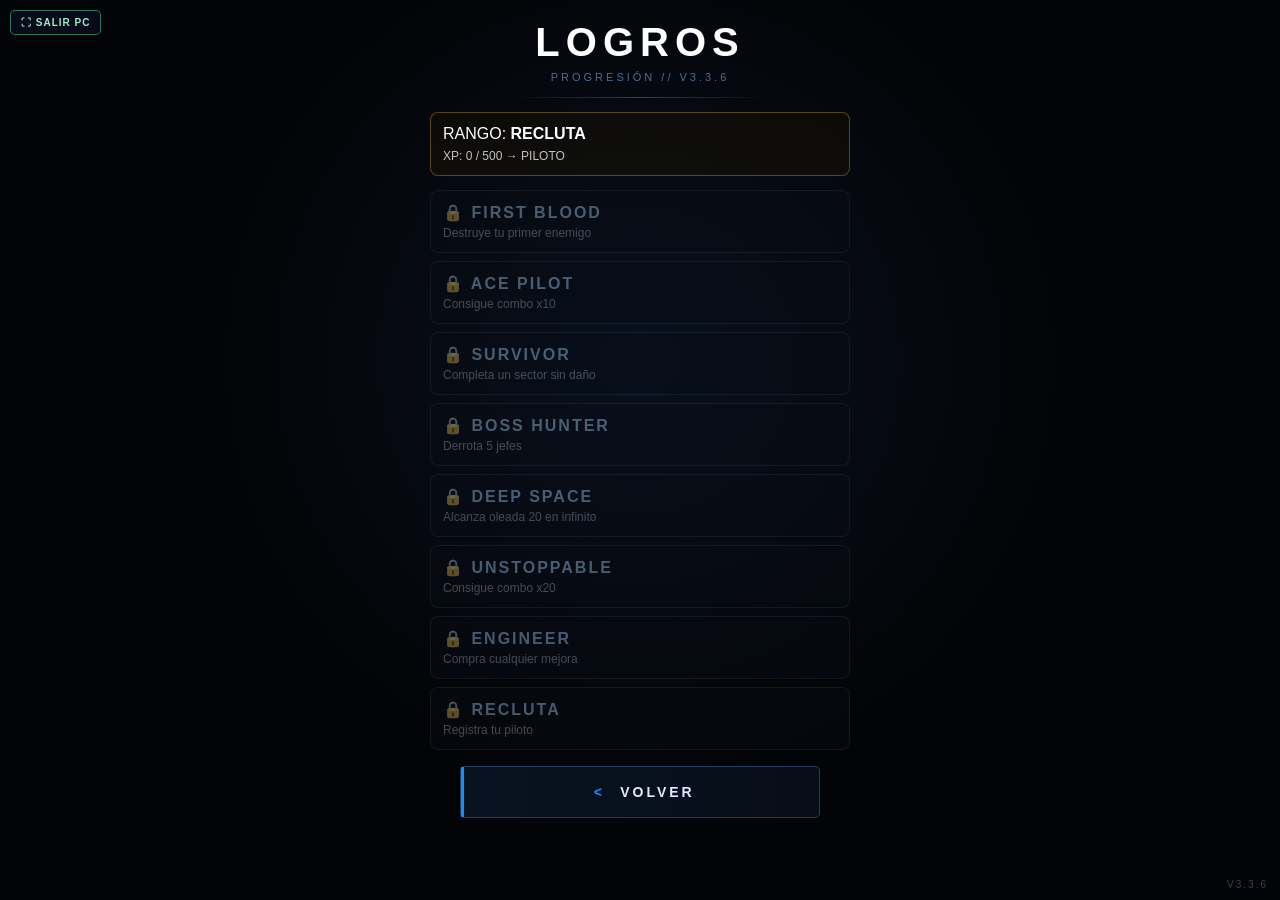
<file: html/achievements.html>
<!DOCTYPE html>
<html lang="es">
<head>
<meta charset="UTF-8">
<meta name="viewport" content="width=device-width, initial-scale=1.0, maximum-scale=1.0, user-scalable=no">
<title>SPACE STRIKE — LOGROS</title>
<link rel="stylesheet" href="../css/theme.css">
    <link rel="stylesheet" href="../css/leaderboard.css">
<style>
.ach-list{width:min(420px,94vw)}
.ach-item{padding:12px;margin-bottom:8px;border:1px solid rgba(90,170,255,.22);border-radius:8px;background:rgba(8,16,28,.85)}
.ach-item.locked{opacity:.45;filter:grayscale(.4)}
.ach-name{font-weight:800;letter-spacing:2px;color:#7ec8ff}
.ach-desc{font-size:12px;color:rgba(180,205,240,.75);margin-top:4px}
.rank-box{width:min(420px,94vw);margin-bottom:14px;padding:12px;border:1px solid rgba(255,200,80,.3);border-radius:8px;background:rgba(30,20,0,.35)}
</style>
</head>
<body>
<div id="space"></div>
<main class="lb">
<header class="page-header">
<div class="page-title">LOGROS</div>
<div class="page-subtitle">PROGRESIÓN // V3.3.6</div>
</header>
<div class="separator"></div>
<section id="rankBox" class="rank-box"></section>
<section id="achList" class="ach-list"></section>
<section class="actions">
<button id="backButton" class="menu-button" type="button"><span class="button-icon">&lt;</span> VOLVER</button>
</section>
<div class="version">V3.3.6</div>
</main>
<div id="transition"></div>
<script src="../javascript/achievements.js"></script>
<script src="../javascript/rank.js"></script>
<script>
document.getElementById("backButton").onclick=function(){
  var t=document.getElementById("transition");t.classList.add("active");
  setTimeout(function(){location.href="../index.html"},400);
};
(function(){
  var space=document.getElementById("space");
  for(var i=0;i<60;i++){var s=document.createElement("div");s.className="star";
  s.style.cssText="position:absolute;background:#fff;border-radius:50%;width:"+(Math.random()*2+0.4)+"px;height:"+s.style.width+";left:"+Math.random()*100+"%;top:"+Math.random()*100+"%;";space.appendChild(s);}
  var info=window.SpaceStrikeRank?window.SpaceStrikeRank.info():null;
  var rb=document.getElementById("rankBox");
  if(info){rb.innerHTML="<div>RANGO: <strong>"+info.rank.name+"</strong></div><div style='margin-top:6px;font-size:12px;opacity:.75'>XP: "+info.xp+(info.next?" / "+info.next.xp+" → "+info.next.name:" (máx)")+"</div>";}
  var list=window.SpaceStrikeAchievements.list();
  var el=document.getElementById("achList");
  el.innerHTML=list.map(function(a){
    return '<div class="ach-item '+(a.unlocked?"":"locked")+'"><div class="ach-name">'+(a.unlocked?"✦ ":"🔒 ")+a.name+'</div><div class="ach-desc">'+a.desc+"</div></div>";
  }).join("");
})();
</script>
    <script src="../javascript/fullscreen.js"></script>
    <script src="../javascript/core/game-state.js"></script>
    <script src="../javascript/core/player-data.js"></script>
    <script src="../javascript/core/save-manager.js"></script>
    <script src="../javascript/systems/particles.js"></script>
    <script src="../javascript/systems/audio.js"></script>

    <script src="../javascript/managers/shop-manager.js"></script>

    <script src="../javascript/managers/ad-manager.js"></script>
</body>
</html>
</file>
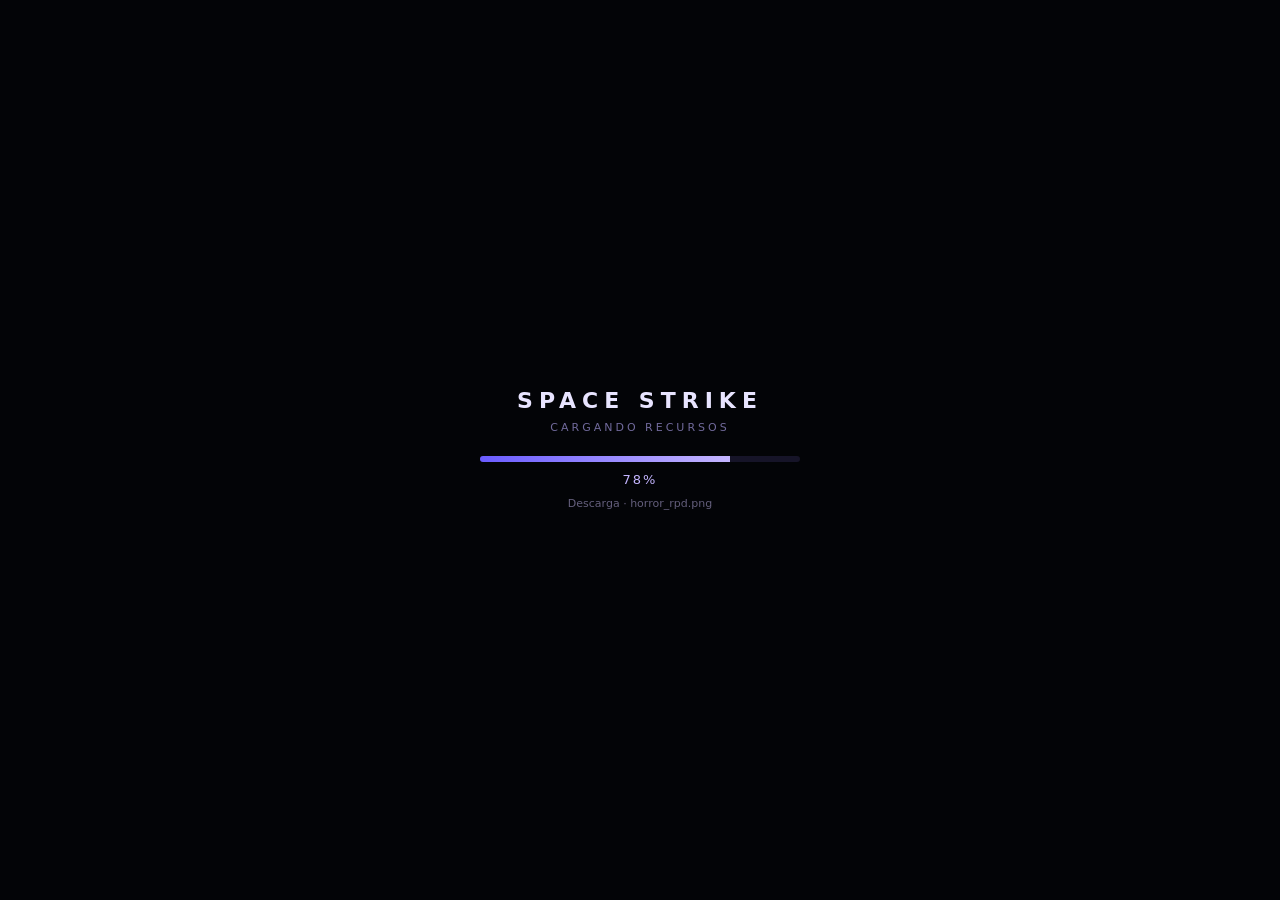
<file: html/adventure.html>
<!DOCTYPE html>
<html lang="es">
<head>
    <meta charset="UTF-8">
    <meta name="viewport" content="width=device-width, initial-scale=1.0, maximum-scale=1.0, user-scalable=no">
    <meta name="theme-color" content="#030407">
    <title>SPACE STRIKE — AVENTURA</title>
    <link rel="stylesheet" href="../css/theme.css">
    <link rel="stylesheet" href="../css/adventure.css">
    <script src="../javascript/preloader.js"></script>
</head>
<body>
    <div id="space"></div>
    <div class="ambient"></div>

    <main class="adventure">
        <header class="page-header">
            <div class="page-title">MODO AVENTURA</div>
            <div class="page-subtitle">STAR MAP // 500 SECTORS</div>
        </header>

        <div class="separator"></div>

        <section class="map-wrap">
            <div id="starMap" class="star-map" aria-label="Mapa de sectores">
                <div id="mapInner" class="map-inner">
                    <svg class="map-paths" viewBox="0 0 100 100" preserveAspectRatio="none"></svg>
                </div>
            </div>
        </section>

        <section class="map-legend">
            <span>★ ESTRELLAS POR SECTOR</span>
            <span>DESBLOQUEA EL SIGUIENTE CON ≥ 1★</span>
        </section>

        <section class="actions">
            <button id="backButton" class="menu-button" type="button">
                <span class="button-icon">&lt;</span> VOLVER AL MENÚ
            </button>
        </section>

        <div class="version">V3.3.6</div>
    </main>

    <div id="transition"></div>

        <script src="../javascript/core/game-state.js"></script>
    <script src="../javascript/core/player-data.js"></script>
    <script src="../javascript/core/save-manager.js"></script>
    <script src="../javascript/systems/particles.js"></script>
    <script src="../javascript/systems/audio.js"></script>

    <script src="../javascript/managers/shop-manager.js"></script>

<script src="../javascript/levels.js"></script>
    <script>
        const spaceBackground = document.getElementById("space");
        const transitionScreen = document.getElementById("transition");
        const starMap = document.getElementById("starMap");
        const backButton = document.getElementById("backButton");

        function createStars() {
            if (!spaceBackground) return;
            spaceBackground.innerHTML = "";
            const amount = Math.min(160, Math.max(40, Math.floor((window.innerWidth * window.innerHeight) / 7000)));
            for (let i = 0; i < amount; i++) {
                const star = document.createElement("div");
                star.className = "star";
                const size = Math.random() < 0.15 ? Math.random() * 2.5 + 1 : Math.random() * 1.6 + 0.5;
                star.style.width = size + "px";
                star.style.height = size + "px";
                star.style.left = (Math.random() * 100) + "%";
                star.style.top = (Math.random() * 100) + "%";
                star.style.animationDuration = (Math.random() * 3 + 1.5) + "s";
                star.style.animationDelay = (Math.random() * 3) + "s";
                spaceBackground.appendChild(star);
            }
        }

        function navigateTo(page) {
            if (!transitionScreen || transitionScreen.classList.contains("active")) return;
            transitionScreen.classList.add("active");
            setTimeout(function () { location.href = page; }, 450);
        }

        function starsText(n) {
            n = Math.max(0, Math.min(3, n));
            return "★".repeat(n) + "☆".repeat(3 - n);
        }

        function buildMap() {
            const levels = window.SpaceStrikeLevels.ADVENTURE_LEVELS;
            const progress = window.SpaceStrikeLevels.loadAdventureProgress();
            const mapInner = document.getElementById("mapInner") || starMap;
            const svg = mapInner.querySelector(".map-paths");
            const cols = 5;
            const rowH = 96;
            const rows = Math.ceil(levels.length / cols);
            const padTop = 48;
            const padBottom = 80;
            mapInner.style.height = (rows * rowH + padTop + padBottom) + "px";
            mapInner.style.position = "relative";
            mapInner.style.width = "100%";

            mapInner.querySelectorAll(".planet, .nebula, .map-node").forEach(function (el) { el.remove(); });

            /* Positions: level 1 at BOTTOM, higher ids toward TOP (scroll up to advance) */
            function posForIndex(i) {
                var rowFromStart = Math.floor(i / cols);
                var col = i % cols;
                /* snake: alternate direction each row */
                if (rowFromStart % 2 === 1) col = cols - 1 - col;
                var rowFromBottom = rows - 1 - rowFromStart;
                var xPct = 10 + col * 20;
                var yPx = padTop + rowFromBottom * rowH + rowH * 0.35;
                var yPct = (yPx / (rows * rowH + padTop + padBottom)) * 100;
                return { xPct: xPct, yPx: yPx, yPct: yPct };
            }

            var pathPts = [];
            var focusNode = null;
            var lastUnlockedId = 1;

            levels.forEach(function (lvl, i) {
                var pos = posForIndex(i);
                pathPts.push(pos.xPct + " " + pos.yPct);

                var stars = Number((progress.levels || {})[String(lvl.id)] || 0);
                var unlocked = window.SpaceStrikeLevels.isUnlocked
                    ? window.SpaceStrikeLevels.isUnlocked(lvl.id, progress)
                    : (lvl.id === 1 || stars > 0);
                if (unlocked) lastUnlockedId = lvl.id;

                var node = document.createElement("button");
                node.type = "button";
                node.className = "map-node" + (unlocked ? "" : " locked") + (stars > 0 ? " cleared" : "");
                node.style.left = pos.xPct + "%";
                node.style.top = pos.yPx + "px";
                node.style.transform = "translate(-50%, -50%)";
                node.dataset.levelId = String(lvl.id);
                node.innerHTML =
                    '<span class="node-id">' + String(lvl.id).padStart(2, "0") + "</span>" +
                    '<span class="node-name">' + lvl.name + "</span>" +
                    '<span class="node-stars">' + (unlocked ? starsText(stars) : "🔒") + "</span>";

                if (unlocked) {
                    node.addEventListener("click", function () {
                        navigateTo("game.html?mode=adventure&level=" + lvl.id);
                    });
                    focusNode = node;
                }
                mapInner.appendChild(node);
            });

            var pathD = pathPts.length ? ("M " + pathPts.join(" L ")) : "";
            if (svg) {
                svg.setAttribute("viewBox", "0 0 100 100");
                svg.innerHTML = '<path d="' + pathD + '" fill="none" stroke="rgba(80,190,255,0.35)" stroke-width="0.35" stroke-linecap="round"/>';
            }

            /* Scroll to last unlocked (near bottom of progress) */
            setTimeout(function () {
                var target = mapInner.querySelector('.map-node[data-level-id="' + lastUnlockedId + '"]') || focusNode;
                if (target && starMap) {
                    var top = Math.max(0, target.offsetTop - starMap.clientHeight * 0.55);
                    starMap.scrollTop = top;
                } else if (starMap) {
                    starMap.scrollTop = starMap.scrollHeight;
                }
            }, 80);
        }

        backButton.addEventListener("click", function () {
            navigateTo("../index.html");
        });

        document.addEventListener("keydown", function (e) {
            if (e.key === "Escape") navigateTo("../index.html");
        });

        createStars();
        buildMap();
        
        window.addEventListener("resize", function () {
            clearTimeout(window.__st);
            window.__st = setTimeout(createStars, 200);
        });
    </script>
    <script src="../javascript/fullscreen.js"></script>
    <script src="../javascript/managers/ad-manager.js"></script>
</body>
</html>
</file>
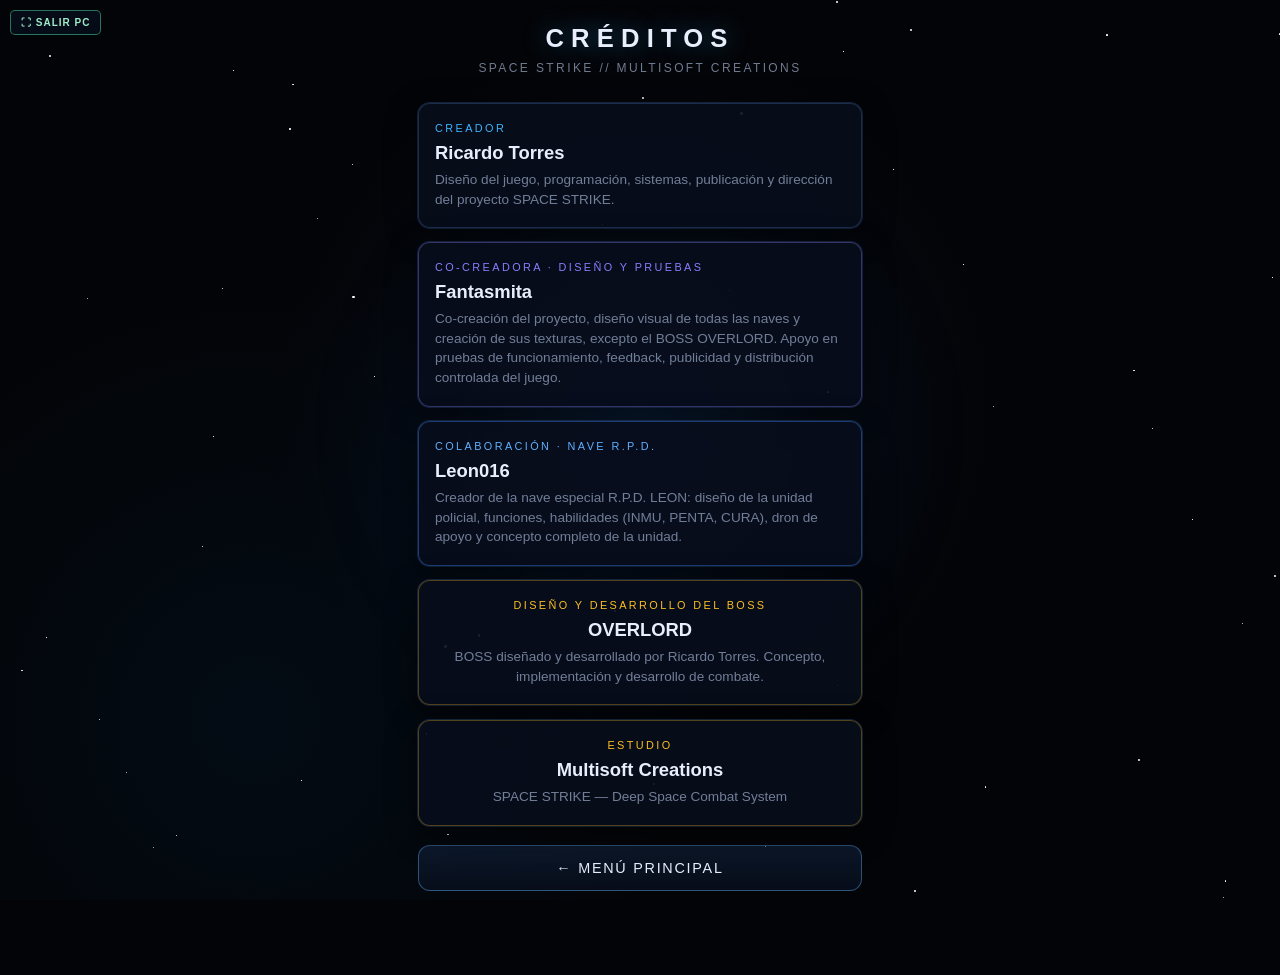
<file: html/credits.html>
<!DOCTYPE html>
<html lang="es">
<head>
    <meta charset="UTF-8">
    <meta name="viewport" content="width=device-width, initial-scale=1.0">
    <meta name="theme-color" content="#030407">
    <title>SPACE STRIKE — Créditos</title>
    <link rel="stylesheet" href="../css/theme.css">
    <link rel="stylesheet" href="../css/index.css">
    <link rel="stylesheet" href="../css/credits.css">
</head>
<body>
    <div id="space"></div>
    <div class="ambient"></div>

    <main class="credits-page">
        <header class="credits-header">
            <h1>CRÉDITOS</h1>
            <p>SPACE STRIKE // MULTISOFT CREATIONS</p>
        </header>

        <article class="credit-block">
            <div class="credit-role">Creador</div>
            <div class="credit-name">Ricardo Torres</div>
            <div class="credit-detail">
                Diseño del juego, programación, sistemas, publicación y dirección del proyecto SPACE STRIKE.
            </div>
        </article>

        <article class="credit-block co">
            <div class="credit-role">Co-creadora · Diseño y pruebas</div>
            <div class="credit-name">Fantasmita</div>
            <div class="credit-detail">
                Co-creación del proyecto, diseño visual de todas las naves y creación de sus texturas, excepto el BOSS OVERLORD.
                Apoyo en pruebas de funcionamiento, feedback, publicidad y distribución controlada del juego.
            </div>
        </article>

        <article class="credit-block collab">
            <div class="credit-role">Colaboración · Nave R.P.D.</div>
            <div class="credit-name">Leon016</div>
            <div class="credit-detail">
                Creador de la nave especial R.P.D. LEON: diseño de la unidad policial, funciones, habilidades (INMU, PENTA, CURA), dron de apoyo y concepto completo de la unidad.
            </div>
        </article>

        <article class="credit-block studio">
            <div class="credit-role">Diseño y desarrollo del BOSS</div>
            <div class="credit-name">OVERLORD</div>
            <div class="credit-detail">
                BOSS diseñado y desarrollado por Ricardo Torres. Concepto, implementación y desarrollo de combate.
            </div>
        </article>

        <article class="credit-block studio">
            <div class="credit-role">Estudio</div>
            <div class="credit-name">Multisoft Creations</div>
            <div class="credit-detail">SPACE STRIKE — Deep Space Combat System</div>
        </article>

        <button type="button" class="credits-back ss-btn-press" id="backButton">← MENÚ PRINCIPAL</button>

        <p class="credits-foot">V3.3.6 · GRACIAS POR JUGAR</p>
    </main>

    <script src="../javascript/systems/animation-manager.js"></script>
    <script src="../javascript/fullscreen.js"></script>
    <script>
        (function () {
            var space = document.getElementById("space");
            if (space) {
                for (var i = 0; i < 60; i++) {
                    var s = document.createElement("div");
                    s.className = "star";
                    var size = Math.random() * 2 + 0.4;
                    s.style.width = size + "px";
                    s.style.height = size + "px";
                    s.style.left = Math.random() * 100 + "%";
                    s.style.top = Math.random() * 100 + "%";
                    s.style.animationDuration = (Math.random() * 3 + 1.5) + "s";
                    space.appendChild(s);
                }
            }
            var back = document.getElementById("backButton");
            if (back) {
                back.addEventListener("click", function () {
                    location.href = "../index.html";
                });
            }
            if (window.SpaceStrikeAnim) {
                window.SpaceStrikeAnim.bindPressable(".credits-back");
            }
        })();
    </script>
    <script src="../javascript/managers/ad-manager.js"></script>
</body>
</html>
</file>
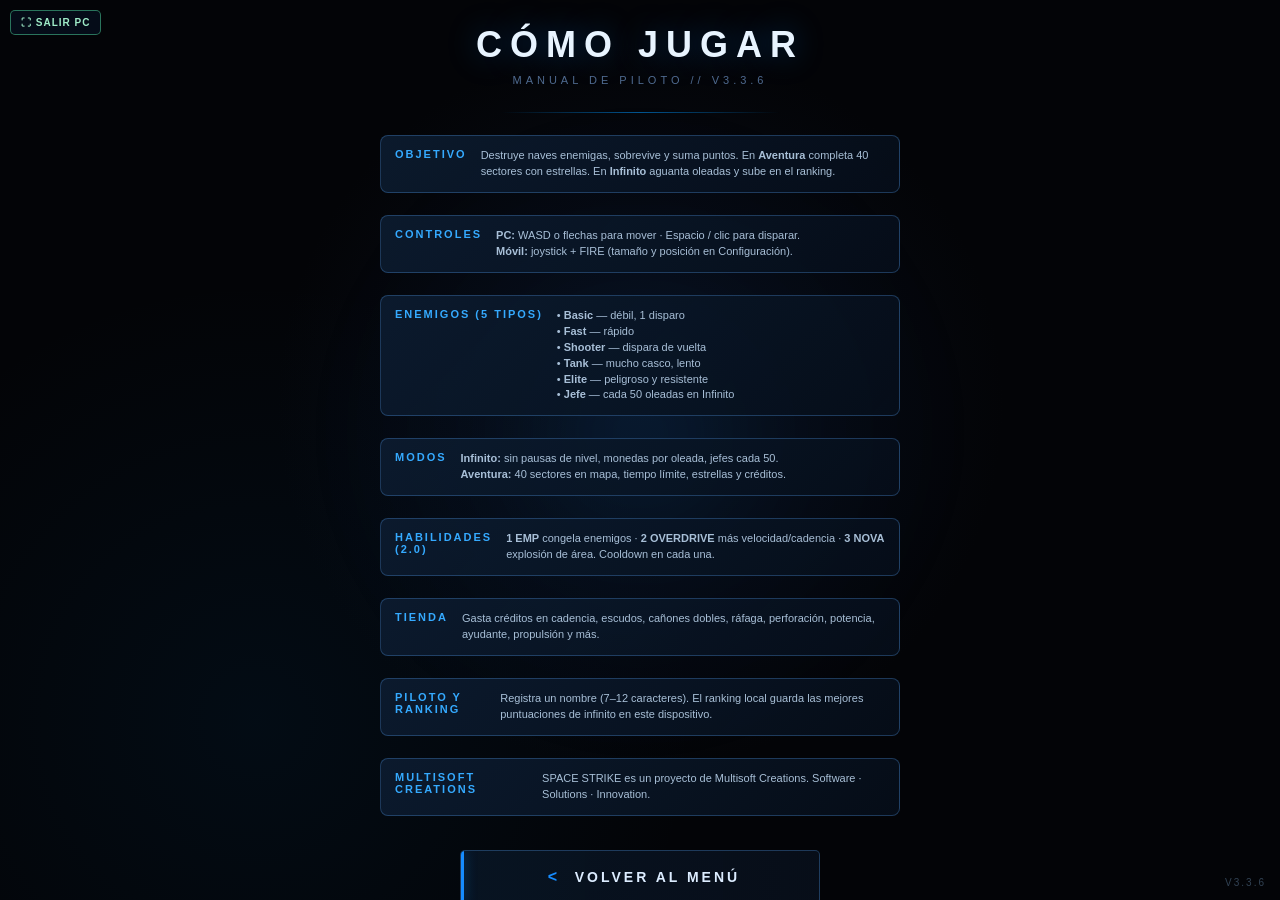
<file: html/howtoplay.html>
<!DOCTYPE html>
<html lang="es">
<head>
    <meta charset="UTF-8">
    <meta name="viewport" content="width=device-width, initial-scale=1.0, maximum-scale=1.0, user-scalable=no">
    <meta name="theme-color" content="#030407">
    <title>SPACE STRIKE — CÓMO JUGAR</title>
    <link rel="stylesheet" href="../css/theme.css">
    <link rel="stylesheet" href="../css/howtoplay.css">
</head>
<body>
    <div id="space"></div>
    <div class="ambient"></div>
    <main class="howtoplay">
        <header class="page-header">
            <div class="page-title">CÓMO JUGAR</div>
            <div class="page-subtitle">MANUAL DE PILOTO // V3.3.6</div>
        </header>
        <div class="separator"></div>
        <section class="content" class="content-scroll">
            <article class="card">
                <h3>OBJETIVO</h3>
                <p>Destruye naves enemigas, sobrevive y suma puntos. En <strong>Aventura</strong> completa 40 sectores con estrellas. En <strong>Infinito</strong> aguanta oleadas y sube en el ranking.</p>
            </article>
            <article class="card">
                <h3>CONTROLES</h3>
                <p><strong>PC:</strong> WASD o flechas para mover · Espacio / clic para disparar.<br>
                <strong>Móvil:</strong> joystick + FIRE (tamaño y posición en Configuración).</p>
            </article>
            <article class="card">
                <h3>ENEMIGOS (5 TIPOS)</h3>
                <p>• <strong>Basic</strong> — débil, 1 disparo<br>
                • <strong>Fast</strong> — rápido<br>
                • <strong>Shooter</strong> — dispara de vuelta<br>
                • <strong>Tank</strong> — mucho casco, lento<br>
                • <strong>Elite</strong> — peligroso y resistente<br>
                • <strong>Jefe</strong> — cada 50 oleadas en Infinito</p>
            </article>
            <article class="card">
                <h3>MODOS</h3>
                <p><strong>Infinito:</strong> sin pausas de nivel, monedas por oleada, jefes cada 50.<br>
                <strong>Aventura:</strong> 40 sectores en mapa, tiempo límite, estrellas y créditos.</p>
            </article>
            <article class="card">
                <h3>HABILIDADES (2.0)</h3>
                <p><strong>1 EMP</strong> congela enemigos · <strong>2 OVERDRIVE</strong> más velocidad/cadencia · <strong>3 NOVA</strong> explosión de área. Cooldown en cada una.</p>
            </article>
            <article class="card">
                <h3>TIENDA</h3>
                <p>Gasta créditos en cadencia, escudos, cañones dobles, ráfaga, perforación, potencia, ayudante, propulsión y más.</p>
            </article>
            <article class="card">
                <h3>PILOTO Y RANKING</h3>
                <p>Registra un nombre (7–12 caracteres). El ranking local guarda las mejores puntuaciones de infinito en este dispositivo.</p>
            </article>
            <article class="card">
                <h3>MULTISOFT CREATIONS</h3>
                <p>SPACE STRIKE es un proyecto de Multisoft Creations. Software · Solutions · Innovation.</p>
            </article>
        </section>
        <section class="actions" style="width:min(360px,90vw);margin:8px auto;">
            <button id="backButton" class="menu-button" type="button"><span class="button-icon">&lt;</span> VOLVER AL MENÚ</button>
        </section>
        <div class="version">V3.3.6</div>
    </main>
    <div id="transition"></div>
    <script>
        document.getElementById("backButton").onclick = function () {
            var t = document.getElementById("transition");
            t.classList.add("active");
            setTimeout(function () { location.href = "../index.html"; }, 400);
        };
        (function () {
            var space = document.getElementById("space");
            for (var i = 0; i < 70; i++) {
                var s = document.createElement("div");
                s.className = "star";
                s.style.cssText = "position:absolute;background:#fff;border-radius:50%;width:"+(Math.random()*2+0.4)+"px;height:"+s.style.width+";left:"+Math.random()*100+"%;top:"+Math.random()*100+"%;";
                space.appendChild(s);
            }
        })();
    </script>
    <script src="../javascript/fullscreen.js"></script>
    <script src="../javascript/core/game-state.js"></script>
    <script src="../javascript/core/player-data.js"></script>
    <script src="../javascript/core/save-manager.js"></script>
    <script src="../javascript/systems/particles.js"></script>
    <script src="../javascript/systems/audio.js"></script>

    <script src="../javascript/managers/shop-manager.js"></script>

    <script src="../javascript/managers/ad-manager.js"></script>
</body>
</html>
</file>
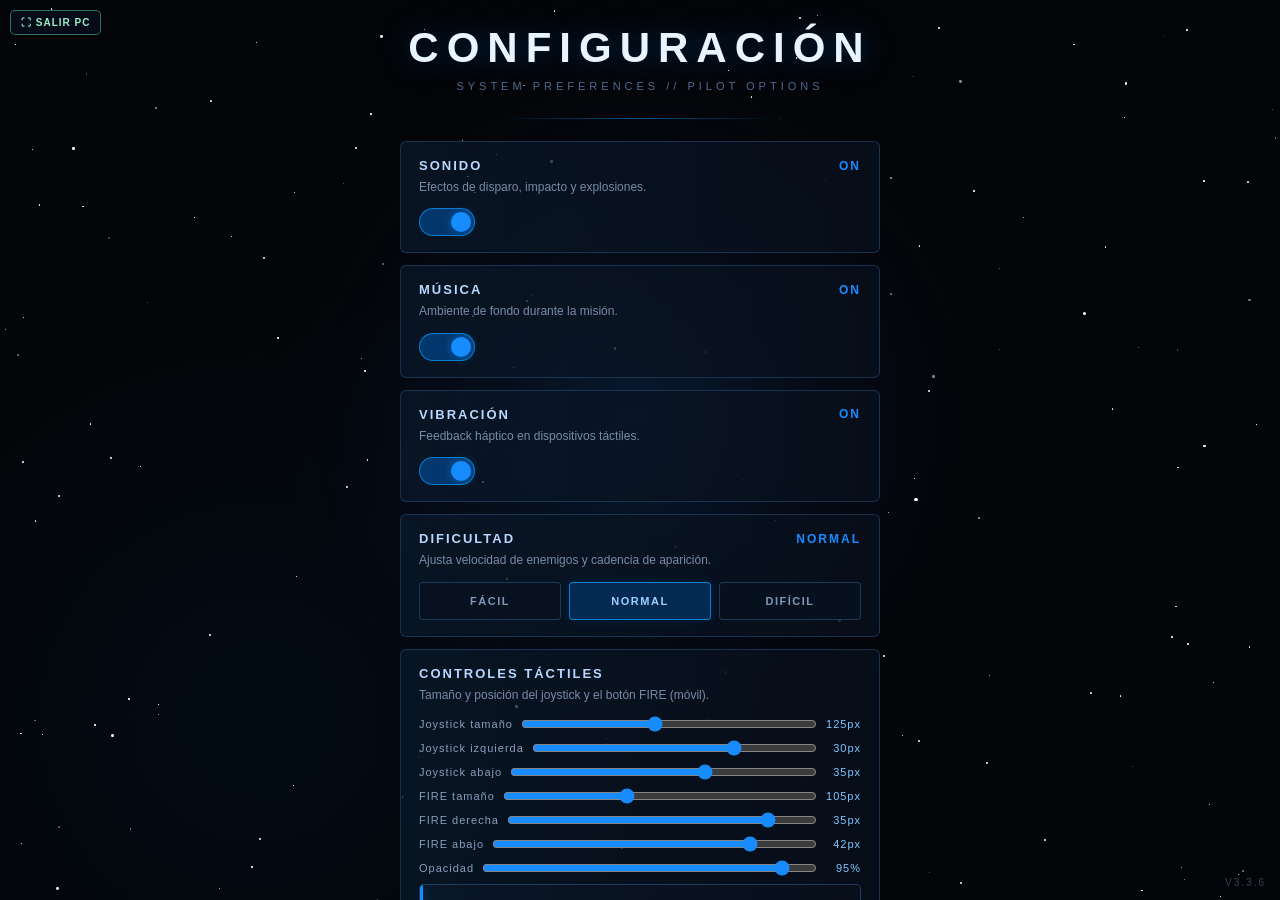
<file: html/settings.html>
<!DOCTYPE html>
<html lang="es">
<head>
    <meta charset="UTF-8">
    <meta name="viewport" content="width=device-width, initial-scale=1.0, maximum-scale=1.0, user-scalable=no">
    <meta name="theme-color" content="#030407">
    <meta name="description" content="Space Strike - Configuración">
    <title>SPACE STRIKE — CONFIGURACIÓN</title>
    <link rel="stylesheet" href="../css/theme.css">
    <link rel="stylesheet" href="../css/settings.css">
</head>
<body>

    <div id="space"></div>
    <div class="ambient"></div>

    <main class="settings">

        <header class="page-header">
            <div class="page-title">CONFIGURACIÓN</div>
            <div class="page-subtitle">SYSTEM PREFERENCES // PILOT OPTIONS</div>
        </header>

        <div class="separator"></div>

        <section class="content">

            <article class="setting-card">
                <div class="setting-header">
                    <span class="setting-label">SONIDO</span>
                    <span id="soundValue" class="setting-value">ON</span>
                </div>
                <p class="setting-desc">Efectos de disparo, impacto y explosiones.</p>
                <button id="soundToggle" class="toggle-button" type="button" aria-pressed="true">
                    <span class="toggle-track">
                        <span class="toggle-thumb"></span>
                    </span>
                </button>
            </article>

            <article class="setting-card">
                <div class="setting-header">
                    <span class="setting-label">MÚSICA</span>
                    <span id="musicValue" class="setting-value">ON</span>
                </div>
                <p class="setting-desc">Ambiente de fondo durante la misión.</p>
                <button id="musicToggle" class="toggle-button" type="button" aria-pressed="true">
                    <span class="toggle-track">
                        <span class="toggle-thumb"></span>
                    </span>
                </button>
            </article>

            <article class="setting-card">
                <div class="setting-header">
                    <span class="setting-label">VIBRACIÓN</span>
                    <span id="vibrationValue" class="setting-value">ON</span>
                </div>
                <p class="setting-desc">Feedback háptico en dispositivos táctiles.</p>
                <button id="vibrationToggle" class="toggle-button" type="button" aria-pressed="true">
                    <span class="toggle-track">
                        <span class="toggle-thumb"></span>
                    </span>
                </button>
            </article>

            <article class="setting-card">
                <div class="setting-header">
                    <span class="setting-label">DIFICULTAD</span>
                    <span id="difficultyValue" class="setting-value">NORMAL</span>
                </div>
                <p class="setting-desc">Ajusta velocidad de enemigos y cadencia de aparición.</p>
                <div class="difficulty-row">
                    <button id="diffEasy" class="diff-button" type="button" data-diff="easy">FÁCIL</button>
                    <button id="diffNormal" class="diff-button active" type="button" data-diff="normal">NORMAL</button>
                    <button id="diffHard" class="diff-button" type="button" data-diff="hard">DIFÍCIL</button>
                </div>
            </article>


            <article class="setting-card">
                <div class="setting-header">
                    <span class="setting-label">CONTROLES TÁCTILES</span>
                </div>
                <p class="setting-desc">Tamaño y posición del joystick y el botón FIRE (móvil).</p>
                <label class="slider-row">Joystick tamaño <input id="joySize" type="range" min="80" max="180" step="5"><span id="joySizeVal"></span></label>
                <label class="slider-row">Joystick izquierda <input id="joyLeft" type="range" min="4" max="40" step="1"><span id="joyLeftVal"></span></label>
                <label class="slider-row">Joystick abajo <input id="joyBottom" type="range" min="8" max="50" step="1"><span id="joyBottomVal"></span></label>
                <label class="slider-row">FIRE tamaño <input id="fireSize" type="range" min="70" max="160" step="5"><span id="fireSizeVal"></span></label>
                <label class="slider-row">FIRE derecha <input id="fireRight" type="range" min="4" max="40" step="1"><span id="fireRightVal"></span></label>
                <label class="slider-row">FIRE abajo <input id="fireBottom" type="range" min="8" max="50" step="1"><span id="fireBottomVal"></span></label>
                <label class="slider-row">Opacidad <input id="ctrlOpacity" type="range" min="40" max="100" step="5"><span id="ctrlOpacityVal"></span></label>
                <button id="resetControlsButton" class="menu-button" type="button">RESTAURAR CONTROLES</button>
            </article>

            <article class="setting-card">
                <div class="setting-header">
                    <span class="setting-label">HIGH SCORE</span>
                    <span id="highScoreValue" class="setting-value score">0000</span>
                </div>
                <p class="setting-desc">Mejor puntuación guardada en este dispositivo.</p>
                <button id="resetScoreButton" class="menu-button danger" type="button">
                    REINICIAR RÉCORD
                </button>
            </article>

                    <div class="setting-row">
                <span class="setting-label">PANTALLA COMPLETA</span>
                <button type="button" id="fullscreenSettingBtn" class="toggle-btn">ON</button>
            </div>
</section>

        <section class="actions">
            <button id="graphicsQuality" class="menu-button" type="button" style="width:min(360px,90vw);height:48px;margin:8px auto;display:block;">GRÁFICOS: AUTO</button>
            <button id="backButton" class="menu-button" type="button">
                <span class="button-icon">&lt;</span> VOLVER AL MENÚ
            </button>
            <button id="saveButton" class="menu-button play-button" type="button">
                <span class="button-icon">✓</span> GUARDAR
            </button>
        </section>

        <div class="version">V3.3.6</div>

    
            <div class="setting-row"><span class="setting-label">ANUNCIOS</span>
            <button type="button" id="adsToggle" class="setting-toggle">ON</button></div>
            <p style="font-size:11px;opacity:0.6;margin:4px 12px;">No se muestran en partida. Premium = sin anuncios.</p>
</main>

    <div id="transition"></div>

    <script src="../javascript/controls.js"></script>
    <script src="../javascript/graphics.js"></script>
    <script src="../javascript/settings.js" defer></script>

    <script src="../javascript/fullscreen.js"></script>
    <script src="../javascript/core/game-state.js"></script>
    <script src="../javascript/core/player-data.js"></script>
    <script src="../javascript/core/save-manager.js"></script>
    <script src="../javascript/systems/particles.js"></script>
    <script src="../javascript/systems/audio.js"></script>

    <script src="../javascript/managers/shop-manager.js"></script>

</body>
</html>
</file>
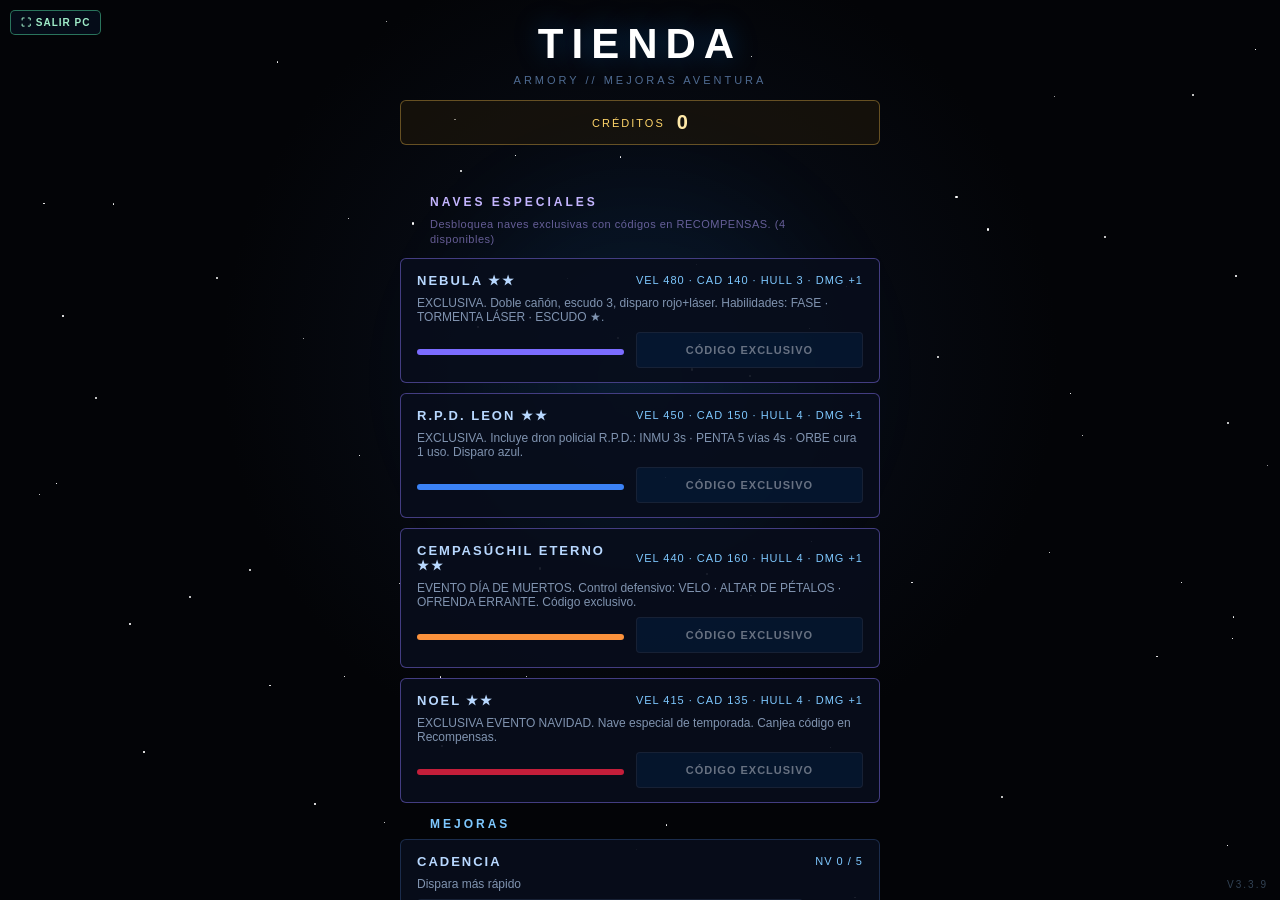
<file: html/shop.html>
<!DOCTYPE html>
<html lang="es">
<head>
    <meta charset="UTF-8">
    <meta name="viewport" content="width=device-width, initial-scale=1.0, maximum-scale=1.0, user-scalable=no">
    <meta name="theme-color" content="#030407">
    <title>SPACE STRIKE — TIENDA</title>
    <link rel="stylesheet" href="../css/theme.css">
    <link rel="stylesheet" href="../css/shop.css">
    <style>
        .shop-section-title {
            width: min(420px, 94vw);
            margin: 14px auto 8px;
            font-size: 12px;
            letter-spacing: 3px;
            color: #ffd56a;
            font-weight: 800;
        }
        .shop-section-title.upgrades { color: #7ec8ff; }
        .ship-card.equipped {
            border-color: rgba(255, 200, 80, 0.55);
            box-shadow: 0 0 14px rgba(255, 180, 40, 0.2);
        }
        .ship-swatch {
            width: 100%;
            height: 6px;
            border-radius: 3px;
            margin: 8px 0 4px;
        }
        .shop-section-title.special {
            color: #c4b5ff;
            margin-top: 22px;
        }
        .special-hint {
            width: min(420px, 94vw);
            margin: 0 auto 10px;
            font-size: 11px;
            color: rgba(180, 160, 255, 0.55);
            letter-spacing: 0.5px;
            line-height: 1.4;
        }
        .ship-card.special-ship {
            border-color: rgba(140, 120, 255, 0.45);
        }
        .ship-card.special-ship.equipped {
            border-color: rgba(180, 140, 255, 0.7);
            box-shadow: 0 0 14px rgba(140, 100, 255, 0.25);
        }
    </style>
    <script src="../javascript/preloader.js"></script>
</head>
<body data-shop-mode="adventure">
    <div id="space"></div>
    <div class="ambient"></div>

    <main class="shop">
        <header class="page-header">
            <div class="page-title">TIENDA</div>
            <div class="page-subtitle">ARMORY // MEJORAS AVENTURA</div>
            <div class="coins-bar">
                <span class="coins-label">CRÉDITOS</span>
                <span id="coinsValue" class="coins-value">0</span>
            </div>
        </header>

        <div class="separator"></div>

        <div class="shop-section-title upgrades">MEJORAS</div>
        <section id="shopList" class="shop-list"></section>

        <p style="text-align:center;margin:12px;"><a href="hangar.html" style="color:#c4b5ff;letter-spacing:2px;font-size:12px;">◈ VER NAVES Y SKINS</a></p>
        <section class="actions">
            <button id="backButton" class="menu-button" type="button">
                <span class="button-icon">&lt;</span> VOLVER AL MENÚ
            </button>
        </section>
        <div class="version">V3.3.9</div>
    <p style="text-align:center;font-size:12px;opacity:0.7;margin:12px;letter-spacing:1px;">TIENDA · SOLO MODO AVENTURA<br>En Infinito eliges mejoras con tarjetas entre oleadas.</p>
</main>

    <div id="transition"></div>
        <script src="../javascript/core/game-state.js"></script>
    <script src="../javascript/core/player-data.js"></script>
    <script src="../javascript/core/save-manager.js"></script>
    <script src="../javascript/systems/particles.js"></script>
    <script src="../javascript/systems/audio.js"></script>

    <script src="../javascript/managers/shop-manager.js"></script>

<script src="../javascript/upgrades.js"></script>
    <script src="../javascript/ships.js"></script>
    <script src="../javascript/skins.js"></script>
    <script src="../javascript/premium.js"></script>
    <script src="../javascript/shop.js"></script>
    <script src="../javascript/fullscreen.js"></script>
    <script src="../javascript/managers/ad-manager.js"></script>

</body>
</html>
</file>
<file: css/theme.css>
/* ================================================================
   SPACE STRIKE v3.0 — Design tokens (visual remaster foundation)
   Single palette used across menu, HUD, shop, overlays.
================================================================ */

:root {
    /* Neutrals / space */
    --ss-bg: #030407;
    --ss-bg-elevated: #0a0e18;
    --ss-bg-panel: rgba(8, 14, 28, 0.92);
    --ss-bg-panel-solid: #0c1220;

    /* Primary — identity cyan/blue */
    --ss-primary: #3db4ff;
    --ss-primary-dim: #167dcc;
    --ss-primary-glow: rgba(61, 180, 255, 0.45);
    --ss-primary-soft: rgba(61, 180, 255, 0.12);

    /* Secondary — violet energy */
    --ss-secondary: #8b7cff;
    --ss-secondary-glow: rgba(139, 124, 255, 0.4);

    /* Energy — shots / abilities */
    --ss-energy: #7ef0ff;
    --ss-energy-hot: #ff9f1a;

    /* Danger */
    --ss-danger: #ff4d6d;
    --ss-danger-glow: rgba(255, 77, 109, 0.45);

    /* Success / rewards */
    --ss-success: #3dff9a;
    --ss-success-glow: rgba(61, 255, 154, 0.35);

    /* Boss */
    --ss-boss: #ff6b35;
    --ss-boss-glow: rgba(255, 107, 53, 0.5);

    /* Premium gold */
    --ss-premium: #fbbf24;
    --ss-premium-glow: rgba(251, 191, 36, 0.4);

    /* Text */
    --ss-text: #e8eefc;
    --ss-text-dim: rgba(200, 220, 255, 0.55);
    --ss-text-muted: rgba(160, 185, 220, 0.4);

    /* Borders */
    --ss-border: rgba(100, 160, 255, 0.22);
    --ss-border-strong: rgba(100, 180, 255, 0.4);

    /* Motion */
    --ss-ease: cubic-bezier(0.22, 1, 0.36, 1);
    --ss-duration-fast: 0.15s;
    --ss-duration: 0.28s;
    --ss-duration-slow: 0.45s;

    /* Radius */
    --ss-radius: 12px;
    --ss-radius-sm: 8px;
    --ss-radius-lg: 16px;

    /* Shadows */
    --ss-shadow-panel: 0 8px 32px rgba(0, 0, 0, 0.45), 0 0 0 1px var(--ss-border);
    --ss-glow-primary: 0 0 20px var(--ss-primary-glow);
}

/* Shared utility classes for remaster UI */
.ss-panel {
    background: var(--ss-bg-panel);
    border: 1px solid var(--ss-border);
    border-radius: var(--ss-radius);
    box-shadow: var(--ss-shadow-panel);
    color: var(--ss-text);
}

.ss-btn-press {
    transition:
        transform var(--ss-duration-fast) var(--ss-ease),
        box-shadow var(--ss-duration) var(--ss-ease),
        border-color var(--ss-duration) var(--ss-ease),
        background var(--ss-duration) var(--ss-ease);
}

.ss-btn-press:active {
    transform: scale(0.97);
}

@keyframes ss-fade-in {
    from {
        opacity: 0;
        transform: scale(0.96) translateY(6px);
    }
    to {
        opacity: 1;
        transform: scale(1) translateY(0);
    }
}

.ss-enter {
    animation: ss-fade-in var(--ss-duration-slow) var(--ss-ease) both;
}
</file>
<file: css/leaderboard.css>
*{margin:0;padding:0;box-sizing:border-box;user-select:none}
html,body{width:100%;height:100%;background:#030407;font-family:"Segoe UI",Arial,sans-serif;color:#fff;overflow:hidden}
#space{position:fixed;inset:0;z-index:0;background:radial-gradient(circle at 50% 40%,rgba(20,35,65,.4),transparent 50%),#030407}
.star{position:absolute;background:#fff;border-radius:50%}
.ambient{position:fixed;width:480px;height:480px;left:50%;top:40%;transform:translate(-50%,-50%);border-radius:50%;background:radial-gradient(circle,rgba(0,140,255,.1),transparent 70%);filter:blur(28px);pointer-events:none;z-index:1}
.lb{position:relative;z-index:5;width:100%;height:100%;display:flex;flex-direction:column;align-items:center;padding:20px 14px;overflow-y:auto}
.page-title{font-size:clamp(28px,6vw,40px);font-weight:900;letter-spacing:6px;text-align:center}
.page-subtitle{font-size:11px;letter-spacing:3px;color:rgba(140,190,255,.55);text-align:center;margin-top:6px}
.hint{font-size:11px;color:rgba(160,190,220,.55);text-align:center;margin-top:10px;max-width:360px;line-height:1.4}
.separator{width:min(260px,60vw);height:1px;margin:14px 0;background:linear-gradient(90deg,transparent,rgba(0,150,255,.5),transparent)}
.profile-box,.board{width:min(420px,94vw);border:1px solid rgba(90,170,255,.22);border-radius:8px;background:rgba(8,16,28,.8);padding:14px;margin-bottom:12px}
.pilot{letter-spacing:2px;color:#b8d8ff}.pilot strong{color:#7ec8ff}
.best{margin-top:6px;font-size:12px;color:rgba(180,205,240,.7)}
.row{display:flex;gap:10px;align-items:center;padding:8px 4px;border-bottom:1px solid rgba(80,120,180,.15);font-size:13px}
.rank{width:36px;color:#168cff;font-weight:800}
.name{flex:1;letter-spacing:1px}
.score{font-variant-numeric:tabular-nums;color:#ffd56a;font-weight:700}
.empty{color:rgba(160,180,210,.6);font-size:13px}
.actions{width:min(360px,90vw);margin-top:8px}
.menu-button{position:relative;width:100%;height:52px;border:1px solid rgba(90,170,255,.28);border-radius:5px;background:linear-gradient(90deg,rgba(10,25,42,.75),rgba(8,15,27,.9));color:#dcecff;font-size:14px;font-weight:700;letter-spacing:3px;cursor:pointer}
.menu-button::before{content:"";position:absolute;left:0;top:0;width:3px;height:100%;background:#168cff}
.button-icon{color:#168cff;width:28px;display:inline-block}
.version{position:fixed;right:12px;bottom:10px;font-size:10px;letter-spacing:2px;color:rgba(120,160,200,.4)}
#transition{position:fixed;inset:0;background:#000;z-index:100;opacity:0;pointer-events:none;transition:opacity .4s}
#transition.active{opacity:1;pointer-events:all}


.fs-toggle-btn {
    position: fixed;
    top: 10px;
    left: 10px;
    z-index: 90;
    padding: 6px 10px;
    border: 1px solid rgba(90,170,255,0.35);
    border-radius: 5px;
    background: rgba(6,14,28,0.88);
    color: #b8d8f8;
    font-size: 10px;
    font-weight: 700;
    letter-spacing: 1px;
    cursor: pointer;
    pointer-events: auto;
}
.fs-toggle-btn.fs-on {
    border-color: rgba(80,220,160,0.5);
    color: #9fecc8;
}
</file>
<file: css/adventure.css>
/* SPACE STRIKE — Adventure map v1.3.3 */

* { margin: 0; padding: 0; box-sizing: border-box; user-select: none; }

html, body {
    width: 100%;
    height: 100%;
    overflow: hidden;
    background: #030407;
    font-family: "Segoe UI", Arial, sans-serif;
    color: #fff;
}

#space {
    position: fixed;
    inset: 0;
    z-index: 0;
    background:
        radial-gradient(ellipse at 20% 15%, rgba(40, 20, 80, 0.35), transparent 45%),
        radial-gradient(ellipse at 80% 70%, rgba(0, 60, 120, 0.25), transparent 40%),
        radial-gradient(circle at 50% 40%, rgba(15, 30, 55, 0.5), transparent 55%),
        #02040a;
}

.star {
    position: absolute;
    background: #fff;
    border-radius: 50%;
    animation: twinkle infinite alternate;
}

@keyframes twinkle {
    from { opacity: 0.15; transform: scale(0.75); }
    to { opacity: 1; transform: scale(1.25); }
}

.ambient {
    position: fixed;
    width: 520px;
    height: 520px;
    left: 50%;
    top: 38%;
    transform: translate(-50%, -50%);
    border-radius: 50%;
    background: radial-gradient(circle, rgba(0, 140, 255, 0.12), transparent 70%);
    filter: blur(32px);
    pointer-events: none;
    z-index: 1;
}

.adventure {
    position: relative;
    z-index: 5;
    width: 100%;
    height: 100%;
    display: flex;
    flex-direction: column;
    align-items: center;
    padding: 14px 12px 16px;
    box-sizing: border-box;
    overflow: hidden;
}

.page-header { text-align: center; flex-shrink: 0; }

.page-title {
    font-size: clamp(24px, 5.5vw, 36px);
    font-weight: 900;
    letter-spacing: 5px;
    text-shadow:
        0 0 20px rgba(0, 160, 255, 0.45),
        0 0 40px rgba(0, 100, 200, 0.2);
}

.page-subtitle {
    margin-top: 5px;
    font-size: 10px;
    letter-spacing: 3px;
    color: rgba(140, 190, 255, 0.55);
}

.separator {
    width: min(240px, 55vw);
    height: 1px;
    margin: 10px 0 10px;
    background: linear-gradient(90deg, transparent, rgba(0, 180, 255, 0.55), transparent);
}

/* ===== MAP FRAME (scroll inside only) ===== */
.map-wrap {
    flex: 1 1 auto;
    width: min(400px, 94vw);
    height: min(60vh, 520px);
    min-height: 300px;
    max-height: 62vh;
    position: relative;
    overflow: hidden;
    border-radius: 14px;
    border: 1px solid rgba(80, 170, 255, 0.35);
    box-shadow:
        0 0 0 1px rgba(0, 40, 80, 0.5) inset,
        0 0 28px rgba(0, 100, 200, 0.15),
        0 12px 40px rgba(0, 0, 0, 0.45);
}

.star-map {
    position: relative;
    width: 100%;
    height: 100%;
    overflow-x: hidden;
    overflow-y: auto;
    -webkit-overflow-scrolling: touch;
    background:
        radial-gradient(ellipse at 70% 20%, rgba(60, 30, 100, 0.25), transparent 40%),
        radial-gradient(ellipse at 20% 80%, rgba(0, 80, 140, 0.2), transparent 45%),
        linear-gradient(180deg, #061018 0%, #03080f 50%, #050a14 100%);
}

.map-inner {
    position: relative;
    width: 100%;
    min-height: 100%;
}

/* Decorative planets (absolute inside map-inner) */
.planet {
    position: absolute;
    border-radius: 50%;
    pointer-events: none;
    z-index: 1;
    box-shadow: 0 0 24px rgba(0, 0, 0, 0.4);
}

.planet::after {
    content: "";
    position: absolute;
    inset: 12%;
    border-radius: 50%;
    background: radial-gradient(circle at 30% 28%, rgba(255,255,255,0.35), transparent 45%);
    pointer-events: none;
}

.planet-a {
    width: 56px; height: 56px;
    background: radial-gradient(circle at 35% 30%, #6ec8ff, #1a4a8a 55%, #0a2040);
    box-shadow: 0 0 20px rgba(50, 150, 255, 0.35);
}

.planet-b {
    width: 38px; height: 38px;
    background: radial-gradient(circle at 40% 30%, #ffb86a, #c45c20 50%, #4a2010);
    box-shadow: 0 0 16px rgba(255, 140, 60, 0.3);
}

.planet-c {
    width: 72px; height: 72px;
    background: radial-gradient(circle at 32% 28%, #b8f0d0, #2a8a60 50%, #0a3020);
    box-shadow: 0 0 22px rgba(60, 200, 140, 0.28);
    opacity: 0.9;
}

.planet-d {
    width: 28px; height: 28px;
    background: radial-gradient(circle at 35% 30%, #e0c0ff, #6a3a9a 55%, #2a1040);
    box-shadow: 0 0 14px rgba(180, 100, 255, 0.3);
}

.planet-e {
    width: 44px; height: 44px;
    background: radial-gradient(circle at 38% 32%, #ffd0d8, #a03050 55%, #401018);
    box-shadow: 0 0 18px rgba(255, 80, 100, 0.25);
}

.nebula {
    position: absolute;
    border-radius: 50%;
    filter: blur(18px);
    pointer-events: none;
    z-index: 0;
    opacity: 0.45;
}

.map-paths {
    position: absolute;
    inset: 0;
    width: 100%;
    height: 100%;
    pointer-events: none;
    z-index: 2;
}

/* Level nodes — staircase path */
.map-node {
    position: absolute;
    transform: translate(-50%, -50%);
    z-index: 5;
    width: 68px;
    padding: 7px 3px 6px;
    border: 1px solid rgba(80, 180, 255, 0.5);
    border-radius: 10px;
    background:
        linear-gradient(160deg, rgba(20, 50, 90, 0.95), rgba(6, 16, 32, 0.95));
    color: #d8ecff;
    cursor: pointer;
    display: flex;
    flex-direction: column;
    align-items: center;
    gap: 2px;
    box-shadow:
        0 0 12px rgba(0, 120, 255, 0.15),
        0 4px 12px rgba(0, 0, 0, 0.35);
    transition: transform 0.15s ease, border-color 0.15s ease, box-shadow 0.15s ease;
}

.map-node:hover:not(.locked) {
    transform: translate(-50%, -50%) scale(1.08);
    border-color: rgba(120, 210, 255, 0.95);
    box-shadow: 0 0 22px rgba(0, 160, 255, 0.4);
}

.map-node.locked {
    opacity: 0.42;
    cursor: not-allowed;
    border-color: rgba(80, 90, 110, 0.4);
    filter: grayscale(0.4);
}

.map-node.cleared {
    border-color: rgba(255, 200, 80, 0.65);
    box-shadow: 0 0 14px rgba(255, 180, 50, 0.25);
}

.map-node.cleared .node-id {
    color: #ffd56a;
}

.node-id {
    font-size: 11px;
    font-weight: 800;
    letter-spacing: 1px;
    color: #3db4ff;
}

.node-name {
    font-size: 8px;
    letter-spacing: 0.5px;
    color: rgba(200, 220, 255, 0.75);
    max-width: 62px;
    overflow: hidden;
    text-overflow: ellipsis;
    white-space: nowrap;
}

.node-stars {
    font-size: 9px;
    color: #ffd56a;
    letter-spacing: 0;
}

.map-legend {
    margin-top: 8px;
    display: flex;
    flex-direction: column;
    align-items: center;
    gap: 3px;
    font-size: 9px;
    letter-spacing: 1.5px;
    color: rgba(140, 180, 220, 0.5);
    flex-shrink: 0;
}

.actions {
    width: min(340px, 90vw);
    margin-top: 10px;
    flex-shrink: 0;
}

.menu-button {
    position: relative;
    width: 100%;
    height: 48px;
    border: 1px solid rgba(90, 170, 255, 0.28);
    border-radius: 5px;
    background: linear-gradient(90deg, rgba(10, 25, 42, 0.75), rgba(8, 15, 27, 0.9));
    color: #dcecff;
    font-size: 13px;
    font-weight: 700;
    letter-spacing: 2px;
    cursor: pointer;
}

.menu-button::before {
    content: "";
    position: absolute;
    left: 0;
    top: 0;
    width: 3px;
    height: 100%;
    background: #168cff;
    box-shadow: 0 0 12px rgba(0, 140, 255, 0.5);
}

.button-icon {
    color: #168cff;
    width: 28px;
    display: inline-block;
}

.version {
    position: fixed;
    left: 12px;
    bottom: 10px;
    font-size: 10px;
    letter-spacing: 2px;
    color: rgba(120, 160, 200, 0.4);
    z-index: 10;
}

#transition {
    position: fixed;
    inset: 0;
    background: #000;
    z-index: 100;
    opacity: 0;
    pointer-events: none;
    transition: opacity 0.45s ease;
}

#transition.active {
    opacity: 1;
    pointer-events: all;
}

@media (max-width: 500px) {
    .map-node { width: 62px; padding: 5px 2px; }
    .node-name { font-size: 7px; }
    .map-wrap { width: 96vw; }
}


.fs-toggle-btn {
    position: fixed;
    top: 10px;
    left: 10px;
    z-index: 90;
    padding: 6px 10px;
    border: 1px solid rgba(90,170,255,0.35);
    border-radius: 5px;
    background: rgba(6,14,28,0.88);
    color: #b8d8f8;
    font-size: 10px;
    font-weight: 700;
    letter-spacing: 1px;
    cursor: pointer;
    pointer-events: auto;
}
.fs-toggle-btn.fs-on {
    border-color: rgba(80,220,160,0.5);
    color: #9fecc8;
}

.star-map {
    overflow-y: auto;
    overflow-x: hidden;
    -webkit-overflow-scrolling: touch;
    max-height: min(62vh, 520px);
}
.map-inner { min-height: 100%; }
.map-node {
    position: absolute;
    z-index: 2;
}
.map-paths {
    position: absolute;
    inset: 0;
    width: 100%;
    height: 100%;
    z-index: 1;
    pointer-events: none;
}
</file>
<file: css/index.css>
/* =================================================================
SPACE STRIKE
INDEX / MAIN MENU
Version: 0.1.0
================================================================= */

/* =================================================================
    RESET
================================================================= */

* {
    margin: 0;
    padding: 0;
    box-sizing: border-box;
    user-select: none;
}

/* =================================================================
    DOCUMENT
================================================================= */

html,
body {
    width: 100%;
    height: 100%;
    overflow-x: hidden;
    overflow-y: auto;
    background: var(--ss-bg, #030407);
    font-family: "Segoe UI", Arial, sans-serif;
    color: var(--ss-text, #e8eefc);
}

/* =================================================================
    BODY
================================================================= */

body {
    position: relative;

    min-width: 280px;
    min-height: 400px;
}

/* =================================================================
    SPACE BACKGROUND
================================================================= */

#space {
    position: fixed;

    inset: 0;

    width: 100%;
    height: 100%;

    background: 
        radial-gradient(
            circle at 50% 45%,
            rgba(20, 35, 65, 0.35),
            transparent 45%
        ),
        
        radial-gradient(
            circle at 20% 80%,
            rgba(0, 80, 140, 0.10),
            transparent 35%
        ),
        
        #030407;

    z-index: 0;
}

/* =================================================================
    STARS
================================================================= */

.star {
    position: absolute;

    background: #ffffff;

    border-radius: 50%;

    pointer-events: none;

    animation: 
        twinkle
        infinite
        alternate;
}

@keyframes twinkle {
    
    from {
        opacity: 0.15;

        transform: 
            scale(0.7);
    }

    to {
        opacity: 1;

        transform: 
            scale(1.3);
    }

}

/* =================================================================
    CENTRAL AMBIENT LIGHT
================================================================= */

.ambient {
    position: fixed;

    width: 650px;
    height: 650px;

    left: 50%;
    top: 48%;

    transform: 
        translate(-50%, -50%);

    border-radius: 50%;

    background: 
        radial-gradient(
            circle,

            rgba(0, 140, 255, 0.10),

            rgba(0, 70, 160, 0.04) 35%,

            transparent 70%

        );

    filter: blur(25px);

    pointer-events: none;

    z-index: 1;
}

/* =================================================================
    MAIN MENU
================================================================= */

.menu {
    position: relative;
    z-index: 5;
    width: 100%;
    min-height: 100%;
    height: auto;
    display: flex;
    flex-direction: column;
    align-items: center;
    justify-content: flex-start;
    padding: 24px 16px 64px;
    box-sizing: border-box;
}

/* =================================================================
    LOGO
================================================================= */

.logo {
    text-align: center;

    margin-bottom: 12px;

    animation: 
        logoAppear
        1s
        ease-out;
}

.logo-main {
    font-size: 
        clamp(
            48px,
            8vw,
            92px
        );

    font-weight: 900;

    letter-spacing: 10px;

    color: #ffffff;

    line-height: 1;

    text-shadow: 
        
        0 0 8px
        rgba(255, 255, 255, 0.45),
        
        0 0 25px
        rgba(0, 150, 255, 0.35);
}

.logo-sub {
    margin-top: 12px;

    font-size: 
        clamp(
            10px,
            1.5vw,
            15px
        );

    letter-spacing: 7px;

    color: 
        rgba(140, 200, 255, 0.8);

    text-transform: uppercase;
}

@keyframes logoAppear {
    
    from {

        opacity: 0;

        transform: 
            translateY(-30px)
            scale(0.95);

    }

    to {
        opacity: 1;

        transform:
            translateY(0)
            scale(1);

    }
}

/* =================================================================
    SEPARATOR
================================================================= */

.separator {

    width: 
        min(
            420px,
            75vw
        );

    height: 1px;

    margin: 28px 0;

    background: 
        linear-gradient(
            90deg,

            transparent,

            rgba(0, 150, 255, 0.8),

            transparent
        );

    box-shadow: 
    
    0 0 10px
    rgba(0, 150, 255, 0.4);
}

/* =================================================================
    BUTTON CONTAINER
================================================================= */

.buttons {

    width: 
        min(
            360px,
            90vw
        );

    display: flex;

    flex-direction: column;

    gap: 12px;

    animation: 
        buttonsAppear
        1s
        ease-out
        0.25s
        
        both;
}

@keyframes buttonsAppear {
    
    from {

        opacity: 0;

        transform: 
            translateY(25px);
    }

    to {
        opacity: 1;

        transform: 
            translateY(0);

    }
}

/* =================================================================
    MENU BUTTON 
================================================================= */

.menu-button {
    /* remaster tokens */

    position: relative;

    width: 100%;

    height: 58px;

    border: 
    
        1px solid
        rgba(90, 170, 255, 0.28);

    border-radius: 5px;

    background: 
        linear-gradient(
            90deg,

            rgba(10, 25, 42, 0.75),

            rgba(8, 15, 27, 0.9)
        );

    color: 
        #dcecff;

    font-size: 15px;

    font-weight: 700;

    letter-spacing: 3px;

    cursor: pointer;

    overflow: hidden;

    transition: 
        
        transform 0.2s ease,
        
        border-color 0.2s ease;

        background: 0.2s ease;
}

/* =================================================================
    LEFT ENERGY BAR
================================================================= */

.menu-button::before {
    
    content: "";

    position: absolute;

    left: 0;
    top: 0;

    width: 3px;
    height: 100%;

    background: 
        #168cff;

    box-shadow: 
    
        0 0 12px
        rgba(0, 140, 255, 0.5);

    transition: 
        
        width 0.2s ease;
}

/* =================================================================
    LIGTH SWEEK
================================================================= */

.menu-button::after {

    content: "";

    position: absolute;

    top: 0;

    left: -120%;

    width: 80%;
    height: 100%;

    background: 
        linear-gradient(
            90deg,

            transparent,

            rgba(255, 255, 255, 0.07),

            transparent
        );

    transform: 
        skewX(-20deg);

    transition: 
        left 0.5s ease;
}

/* =================================================================
    BUTTON HOVER
================================================================= */

.menu-button:hover {

    transform: 
        translateX(5px);

    border-color: 
        rgba(0, 150, 255, 0.75);

    box-shadow: 
        
        0 0 20px
        rgba(0, 120, 255, 0.12),
        
        inset 0 0 20px
        rgba(0, 120, 255, 0.05);

    background: 
        
        linear-gradient(
            90deg,

            rgba(10, 35, 60, 0.9),

            rgba(8, 18, 32, 0.95)
        );
}

.menu-button:hover::before {

    width: 5px;
}

.menu-button:hover::after {

    left: 140%;
}

/* =================================================================
    BUTTON PRESS
================================================================= */

.menu-button:active {

    transform: 
        translateX(3px)
        scale(0.98);
}

/* =================================================================
    BUTTON ICON
================================================================= */

.button-icon {

    display: inline-block;
    
    width: 28px;

    color: 
        #168cff;

    font-size: 17px;
}

/* =================================================================
    PLAY BUTTON
================================================================= */

.play-button {

    height: 66px;

    border-color: 
        rgba(0, 160, 255, 0.55);

    background: 
        linear-gradient(
            90deg,

            rgba(0, 70, 130, 0.30),

            rgba(5, 20, 38, 0.95)
        );

    box-shadow: 
        
        0 0 25px
        rgba(0, 120, 255, 0.08);
}

.play-button .button-icon {

    color: 
        #4db2ff;
}

/* =================================================================
    BOTTOM SYSTEM MESSAGE
================================================================= */

.bottom-info {

    position: absolute;

    bottom: 25px;
    left: 0;

    width: 100%;

    display: flex;

    justify-content: center;

    align-items: center;

    color: 
        rgba(150, 180, 210, 0.45);

    font-size: 10px;

    letter-spacing: 3px;

    animation: 
        
        fadeIn
        1.5s
        ease-out
        0.8s
        
        both;
}

/* =================================================================
    VERSION
================================================================= */

.version {
    position: fixed;
    left: 12px;
    bottom: 10px;
    font-size: 10px;
    letter-spacing: 2px;
    color: rgba(120, 160, 200, 0.4);
    z-index: 10;
}

/* =================================================================
    GENERAL FADE IN
================================================================= */

@keyframes fadeIn {
    
    from {

        opacity: 0;
    }

    to {

        opacity: 1;
    }
}

/* =================================================================
    SCREEN TRANSITION
================================================================= */

#transition {

    position: fixed;

    inset: 0;

    background: 
        #000000;

    z-index: 100;

    opacity: 0;

    pointer-events: none;

    transition: 
        opacity 0.5s ease;
}

#transition:active {

    opacity: 1;

    pointer-events: all;
}

/* =================================================================
    MOBILE
================================================================= */

@media (max-width: 600px) {

    .logo-main {

        letter-spacing: 6px;
    }

    .logo-sub {

        letter-spacing: 4px;
    }

    .menu-button {
    /* remaster tokens */
        
        height: 55px;

        font-size: 13px;
    }

    .play-button {

        height: 62px;
    }

    .bottom-info {
        font-size: 8px;

        letter-spacing: 2px;
    }

    .version {

        right: 10px;

        bottom: 10px;
    }
}

/* =================================================================
    VERY SMALL SCREENS
================================================================= */

@media (max-height: 600px) {
    
    .logo {

        margin-bottom: 5px;
    }

    .logo-main {

        font-size: 42px;
    }

    .logo-sub {

        margin-top: 7px;
    }

    .separator {

        margin: 15px 0;
    }

    .buttons {

        gap: 8px;
    }

    .menu-button {
    /* remaster tokens */

        height: 48px;
    }

    .play-button {
        
        height: 52px;
    }
}

.brand {
    display: none; /* logo moved to watermark */
}
.brand-logo-watermark {
    position: fixed;
    right: 10px;
    bottom: 10px;
    z-index: 50;
    width: min(72px, 18vw);
    height: auto;
    opacity: 0.28;
    pointer-events: none;
    filter: drop-shadow(0 0 8px rgba(0, 255, 120, 0.15));
}

.pilot-label {
    margin-top: 8px;
    font-size: 11px;
    letter-spacing: 2px;
    color: rgba(120, 220, 180, 0.75);
    text-align: center;
}
.notice-banner {
    width: min(360px, 92vw);
    margin: 0 auto 12px;
    padding: 10px 12px;
    border: 1px solid rgba(0, 200, 120, 0.35);
    border-radius: 6px;
    background: rgba(0, 40, 30, 0.55);
    font-size: 12px;
    line-height: 1.4;
    color: rgba(200, 255, 230, 0.9);
    cursor: pointer;
}
.notice-banner strong { color: #7ef0c8; display:block; margin-bottom: 4px; letter-spacing: 1px; }
.notice-banner.hidden { display: none; }
.register-overlay {
    position: fixed; inset: 0; z-index: 80;
    background: rgba(0,0,0,0.82);
    display: flex; align-items: center; justify-content: center;
    padding: 20px;
}
.register-overlay.hidden { display: none; }
.register-card {
    width: min(360px, 94vw);
    padding: 22px 18px;
    border: 1px solid rgba(90,170,255,0.35);
    border-radius: 8px;
    background: rgba(8,16,28,0.95);
}
.register-title { font-size: 16px; font-weight: 800; letter-spacing: 3px; margin-bottom: 8px; }
.register-desc { font-size: 12px; color: rgba(180,205,240,0.7); margin-bottom: 12px; line-height: 1.4; }
.register-card input {
    width: 100%; height: 44px; margin-bottom: 8px;
    border: 1px solid rgba(90,170,255,0.35); border-radius: 4px;
    background: rgba(5,12,22,0.9); color: #e8f4ff;
    padding: 0 12px; font-size: 15px; letter-spacing: 1px;
}
.register-error { min-height: 18px; font-size: 12px; color: #ff8a9a; margin-bottom: 8px; }


.fs-toggle-btn {
    position: fixed;
    top: 10px;
    left: 10px;
    z-index: 90;
    padding: 6px 10px;
    border: 1px solid rgba(90,170,255,0.35);
    border-radius: 5px;
    background: rgba(6,14,28,0.88);
    color: #b8d8f8;
    font-size: 10px;
    font-weight: 700;
    letter-spacing: 1px;
    cursor: pointer;
    pointer-events: auto;
}
.fs-toggle-btn.fs-on {
    border-color: rgba(80,220,160,0.5);
    color: #9fecc8;
}


/* ===== v3.0 remaster tokens (index) ===== */
.menu-button {
    border-color: var(--ss-border-strong, rgba(100, 180, 255, 0.4));
    color: var(--ss-text, #e8eefc);
    background: linear-gradient(180deg, rgba(20, 40, 70, 0.55), rgba(8, 14, 28, 0.85));
    transition:
        transform var(--ss-duration-fast, 0.15s) var(--ss-ease, ease),
        box-shadow var(--ss-duration, 0.28s) var(--ss-ease, ease),
        border-color var(--ss-duration, 0.28s) ease,
        background var(--ss-duration, 0.28s) ease;
}
.menu-button:active {
    transform: scale(0.975);
}
.menu-button.play-button {
    border-color: var(--ss-primary, #3db4ff);
    box-shadow: 0 0 18px var(--ss-primary-glow, rgba(61, 180, 255, 0.35));
}
.logo-main {
    text-shadow: 0 0 28px var(--ss-primary-glow, rgba(61, 180, 255, 0.5));
}
.notice-banner {
    border-color: var(--ss-border, rgba(100, 160, 255, 0.22));
    background: var(--ss-bg-panel, rgba(8, 14, 28, 0.92));
    animation: ss-fade-in 0.4s var(--ss-ease, ease) both;
}
.menu {
    animation: ss-fade-in 0.5s var(--ss-ease, ease) both;
}


/* remaster transition */
#transition {
    transition: opacity 0.4s var(--ss-ease, ease);
}
#transition.active {
    opacity: 1;
    pointer-events: all;
}

.rank-badge {
    margin-top: 8px;
    font-size: 0.72rem;
    letter-spacing: 0.2em;
    color: var(--ss-premium, #fbbf24);
    text-shadow: 0 0 12px var(--ss-premium-glow, rgba(251, 191, 36, 0.35));
}
</file>
<file: css/credits.css>
/* SPACE STRIKE — Credits */

.credits-page {
    position: relative;
    z-index: 2;
    min-height: 100%;
    padding: 24px 18px 48px;
    max-width: 480px;
    margin: 0 auto;
}

.credits-header {
    text-align: center;
    margin-bottom: 28px;
}

.credits-header h1 {
    font-size: 1.6rem;
    letter-spacing: 0.28em;
    color: var(--ss-text, #e8eefc);
    text-shadow: 0 0 24px var(--ss-primary-glow, rgba(61, 180, 255, 0.4));
}

.credits-header p {
    margin-top: 8px;
    font-size: 0.75rem;
    letter-spacing: 0.2em;
    color: var(--ss-text-dim, rgba(200, 220, 255, 0.55));
}

.credit-block {
    background: var(--ss-bg-panel, rgba(8, 14, 28, 0.92));
    border: 1px solid var(--ss-border, rgba(100, 160, 255, 0.22));
    border-radius: var(--ss-radius, 12px);
    padding: 18px 16px;
    margin-bottom: 14px;
    box-shadow: var(--ss-shadow-panel, 0 8px 32px rgba(0, 0, 0, 0.4));
    animation: ss-fade-in 0.45s var(--ss-ease, ease) both;
}

.credit-block:nth-child(2) { animation-delay: 0.05s; }
.credit-block:nth-child(3) { animation-delay: 0.1s; }
.credit-block:nth-child(4) { animation-delay: 0.15s; }
.credit-block:nth-child(5) { animation-delay: 0.2s; }

.credit-role {
    font-size: 0.68rem;
    letter-spacing: 0.22em;
    text-transform: uppercase;
    color: var(--ss-primary, #3db4ff);
    margin-bottom: 8px;
}

.credit-name {
    font-size: 1.15rem;
    font-weight: 600;
    color: var(--ss-text, #e8eefc);
}

.credit-detail {
    margin-top: 6px;
    font-size: 0.85rem;
    line-height: 1.45;
    color: var(--ss-text-dim, rgba(200, 220, 255, 0.6));
}

.credit-block.co {
    border-color: rgba(139, 124, 255, 0.35);
}

.credit-block.co .credit-role {
    color: var(--ss-secondary, #8b7cff);
}

.credit-block.collab {
    border-color: rgba(59, 130, 246, 0.4);
}

.credit-block.collab .credit-role {
    color: #5eb0ff;
}

.credit-block.studio {
    border-color: rgba(251, 191, 36, 0.3);
    text-align: center;
}

.credit-block.studio .credit-role {
    color: var(--ss-premium, #fbbf24);
}

.credits-back {
    display: block;
    width: 100%;
    margin-top: 20px;
    padding: 14px;
    border-radius: var(--ss-radius, 12px);
    border: 1px solid var(--ss-border-strong, rgba(100, 180, 255, 0.4));
    background: linear-gradient(180deg, rgba(20, 40, 70, 0.55), rgba(8, 14, 28, 0.85));
    color: var(--ss-text, #e8eefc);
    font-size: 0.9rem;
    letter-spacing: 0.12em;
    cursor: pointer;
}

.credits-foot {
    margin-top: 24px;
    text-align: center;
    font-size: 0.7rem;
    letter-spacing: 0.15em;
    color: var(--ss-text-muted, rgba(160, 185, 220, 0.4));
}
</file>
<file: css/howtoplay.css>
/* =================================================================
   SPACE STRIKE
   HOW TO PLAY
   Version: 0.1.0
================================================================= */

* {
    margin: 0;
    padding: 0;
    box-sizing: border-box;
    user-select: none;
}

html,
body {
    width: 100%;
    height: 100%;
    overflow-x: hidden;
    overflow-y: auto;
    background: #030407;
    font-family: "Segoe UI", Arial, sans-serif;
    color: #ffffff;
}

body {
    position: relative;
    min-width: 280px;
    min-height: 400px;
}

/* =================================================================
   SPACE BACKGROUND
================================================================= */

#space {
    position: fixed;
    inset: 0;
    width: 100%;
    height: 100%;
    background:
        radial-gradient(
            circle at 50% 45%,
            rgba(20, 35, 65, 0.35),
            transparent 45%
        ),
        radial-gradient(
            circle at 20% 80%,
            rgba(0, 80, 140, 0.10),
            transparent 35%
        ),
        #030407;
    z-index: 0;
}

.star {
    position: absolute;
    background: #ffffff;
    border-radius: 50%;
    pointer-events: none;
    animation: twinkle infinite alternate;
}

@keyframes twinkle {
    from {
        opacity: 0.15;
        transform: scale(0.7);
    }
    to {
        opacity: 1;
        transform: scale(1.3);
    }
}

.ambient {
    position: fixed;
    width: 650px;
    height: 650px;
    left: 50%;
    top: 48%;
    transform: translate(-50%, -50%);
    border-radius: 50%;
    background:
        radial-gradient(
            circle,
            rgba(0, 140, 255, 0.10),
            rgba(0, 70, 160, 0.04) 35%,
            transparent 70%
        );
    filter: blur(25px);
    pointer-events: none;
    z-index: 1;
}

/* =================================================================
   LAYOUT
================================================================= */

.howtoplay {
    position: relative;
    z-index: 5;
    width: 100%;
    height: 100%;
    display: flex;
    flex-direction: column;
    align-items: center;
    padding: 24px 20px 40px;
    overflow-y: auto;
}

.page-header {
    text-align: center;
    margin-bottom: 8px;
    flex-shrink: 0;
}

.page-title {
    font-size: clamp(24px, 5.5vw, 36px);
    font-weight: 900;
    letter-spacing: 8px;
    color: #e8f4ff;
    text-shadow: 0 0 30px rgba(0, 140, 255, 0.35);
}

.page-subtitle {
    margin-top: 8px;
    font-size: 11px;
    letter-spacing: 4px;
    color: rgba(140, 190, 255, 0.55);
}

.separator {
    width: min(280px, 60vw);
    height: 1px;
    margin: 18px 0 22px;
    background: linear-gradient(
        90deg,
        transparent,
        rgba(0, 150, 255, 0.55),
        transparent
    );
    flex-shrink: 0;
}

/* =================================================================
   CONTENT CARDS
================================================================= */

.content {
    width: min(520px, 94vw);
    display: flex;
    flex-direction: column;
    gap: 12px;
    flex: 1;
    padding-bottom: 16px;
}

.card {
    display: flex;
    gap: 14px;
    padding: 14px 16px;
    border: 1px solid rgba(90, 170, 255, 0.22);
    border-radius: 6px;
    background: linear-gradient(
        90deg,
        rgba(10, 25, 42, 0.72),
        rgba(8, 15, 27, 0.88)
    );
}

.card-icon {
    flex-shrink: 0;
    width: 36px;
    height: 36px;
    display: flex;
    align-items: center;
    justify-content: center;
    border: 1px solid rgba(0, 150, 255, 0.4);
    border-radius: 4px;
    font-size: 12px;
    font-weight: 700;
    letter-spacing: 1px;
    color: #168cff;
    background: rgba(0, 80, 180, 0.15);
}

.card-body h2 {
    font-size: 13px;
    font-weight: 700;
    letter-spacing: 2px;
    color: #b8d8ff;
    margin-bottom: 6px;
}

.card-body p {
    font-size: 13px;
    line-height: 1.5;
    color: rgba(200, 220, 255, 0.78);
}

.card-body ul {
    list-style: none;
    display: flex;
    flex-direction: column;
    gap: 6px;
}

.card-body li {
    font-size: 13px;
    line-height: 1.45;
    color: rgba(200, 220, 255, 0.78);
}

.card-body strong {
    color: #7ec8ff;
}

kbd {
    display: inline-block;
    padding: 2px 6px;
    margin: 0 1px;
    border: 1px solid rgba(0, 140, 255, 0.4);
    border-radius: 3px;
    background: rgba(0, 60, 120, 0.35);
    font-size: 11px;
    font-family: inherit;
    color: #9ed0ff;
}

.enemy-tag {
    display: inline-block;
    min-width: 68px;
    padding: 2px 6px;
    margin-right: 4px;
    border-radius: 3px;
    font-size: 10px;
    font-weight: 700;
    letter-spacing: 1px;
    text-align: center;
}

.enemy-tag.basic {
    background: rgba(80, 140, 200, 0.25);
    color: #9ec8ff;
}

.enemy-tag.fast {
    background: rgba(0, 200, 160, 0.22);
    color: #6ef0d0;
}

.enemy-tag.shooter {
    background: rgba(255, 160, 40, 0.22);
    color: #ffc070;
}

.enemy-tag.elite {
    background: rgba(255, 60, 80, 0.25);
    color: #ff8a9a;
}

/* =================================================================
   ACTIONS
================================================================= */

.actions {
    width: min(360px, 90vw);
    display: flex;
    flex-direction: column;
    gap: 10px;
    margin-top: 8px;
    flex-shrink: 0;
}

.menu-button {
    position: relative;
    width: 100%;
    height: 54px;
    border: 1px solid rgba(90, 170, 255, 0.28);
    border-radius: 5px;
    background: linear-gradient(
        90deg,
        rgba(10, 25, 42, 0.75),
        rgba(8, 15, 27, 0.9)
    );
    color: #dcecff;
    font-size: 14px;
    font-weight: 700;
    letter-spacing: 3px;
    cursor: pointer;
    overflow: hidden;
    transition:
        transform 0.2s ease,
        border-color 0.2s ease,
        background 0.2s ease;
}

.menu-button::before {
    content: "";
    position: absolute;
    left: 0;
    top: 0;
    width: 3px;
    height: 100%;
    background: #168cff;
    box-shadow: 0 0 12px rgba(0, 140, 255, 0.5);
    transition: width 0.2s ease;
}

.menu-button::after {
    content: "";
    position: absolute;
    top: 0;
    left: -120%;
    width: 80%;
    height: 100%;
    background: linear-gradient(
        90deg,
        transparent,
        rgba(255, 255, 255, 0.07),
        transparent
    );
    transform: skewX(-20deg);
    transition: left 0.5s ease;
}

.menu-button:hover {
    transform: translateX(5px);
    border-color: rgba(0, 150, 255, 0.75);
    box-shadow:
        0 0 20px rgba(0, 120, 255, 0.12),
        inset 0 0 20px rgba(0, 120, 255, 0.05);
    background: linear-gradient(
        90deg,
        rgba(10, 35, 60, 0.9),
        rgba(8, 18, 32, 0.95)
    );
}

.menu-button:hover::before {
    width: 5px;
}

.menu-button:hover::after {
    left: 140%;
}

.menu-button:active {
    transform: translateX(3px) scale(0.98);
}

.button-icon {
    display: inline-block;
    width: 28px;
    color: #168cff;
    font-size: 16px;
}

.play-button {
    border-color: rgba(0, 160, 255, 0.45);
    background: linear-gradient(
        90deg,
        rgba(0, 70, 150, 0.45),
        rgba(8, 20, 40, 0.9)
    );
}

.version {
    position: fixed;
    right: 14px;
    bottom: 12px;
    font-size: 10px;
    letter-spacing: 2px;
    color: rgba(120, 160, 200, 0.4);
    z-index: 10;
}

/* =================================================================
   TRANSITION
================================================================= */

#transition {
    position: fixed;
    inset: 0;
    background: #000;
    z-index: 100;
    opacity: 0;
    pointer-events: none;
    transition: opacity 0.5s ease;
}

#transition.active {
    opacity: 1;
    pointer-events: all;
}

/* =================================================================
   RESPONSIVE
================================================================= */

@media (max-width: 600px) {
    .howtoplay {
        padding: 18px 14px 36px;
    }

    .page-title {
        letter-spacing: 5px;
    }

    .menu-button {
        height: 50px;
        font-size: 13px;
    }
}

@media (max-height: 700px) {
    .card {
        padding: 10px 12px;
    }

    .content {
        gap: 8px;
    }
}

.card {
    margin-bottom: 10px;
    padding: 12px 14px;
    border: 1px solid rgba(90, 170, 255, 0.28);
    border-radius: 8px;
    background: linear-gradient(135deg, rgba(12, 28, 48, 0.92), rgba(6, 14, 26, 0.88));
}
.card h3 { font-size: 11px; letter-spacing: 2px; color: #35aaff; margin-bottom: 6px; }
.card p { font-size: 11px; line-height: 1.45; color: rgba(190, 215, 240, 0.88); }

.content-scroll {
    width: min(440px, 94vw);
    flex: 1;
    overflow-y: auto;
    -webkit-overflow-scrolling: touch;
    padding: 4px 6px 16px;
}


.fs-toggle-btn {
    position: fixed;
    top: 10px;
    left: 10px;
    z-index: 90;
    padding: 6px 10px;
    border: 1px solid rgba(90,170,255,0.35);
    border-radius: 5px;
    background: rgba(6,14,28,0.88);
    color: #b8d8f8;
    font-size: 10px;
    font-weight: 700;
    letter-spacing: 1px;
    cursor: pointer;
    pointer-events: auto;
}
.fs-toggle-btn.fs-on {
    border-color: rgba(80,220,160,0.5);
    color: #9fecc8;
}
</file>
<file: css/settings.css>
/* =================================================================
   SPACE STRIKE
   SETTINGS
   Version: 0.1.0
================================================================= */

* {
    margin: 0;
    padding: 0;
    box-sizing: border-box;
    user-select: none;
}

html,
body {
    width: 100%;
    height: 100%;
    overflow-x: hidden; overflow-y: auto;
    background: #030407;
    font-family: "Segoe UI", Arial, sans-serif;
    color: #ffffff;
}

body {
    position: relative;
    min-width: 280px;
    min-height: 400px;
}

#space {
    position: fixed;
    inset: 0;
    width: 100%;
    height: 100%;
    background:
        radial-gradient(
            circle at 50% 45%,
            rgba(20, 35, 65, 0.35),
            transparent 45%
        ),
        radial-gradient(
            circle at 20% 80%,
            rgba(0, 80, 140, 0.10),
            transparent 35%
        ),
        #030407;
    z-index: 0;
}

.star {
    position: absolute;
    background: #ffffff;
    border-radius: 50%;
    pointer-events: none;
    animation: twinkle infinite alternate;
}

@keyframes twinkle {
    from {
        opacity: 0.15;
        transform: scale(0.7);
    }
    to {
        opacity: 1;
        transform: scale(1.3);
    }
}

.ambient {
    position: fixed;
    width: 650px;
    height: 650px;
    left: 50%;
    top: 48%;
    transform: translate(-50%, -50%);
    border-radius: 50%;
    background:
        radial-gradient(
            circle,
            rgba(0, 140, 255, 0.10),
            rgba(0, 70, 160, 0.04) 35%,
            transparent 70%
        );
    filter: blur(25px);
    pointer-events: none;
    z-index: 1;
}

.settings {
    position: relative;
    z-index: 5;
    width: 100%;
    height: 100%;
    display: flex;
    flex-direction: column;
    align-items: center;
    padding: 24px 20px 40px;
    overflow-y: auto;
}

.page-header {
    text-align: center;
    margin-bottom: 8px;
    flex-shrink: 0;
}

.page-title {
    font-size: clamp(28px, 6vw, 42px);
    font-weight: 900;
    letter-spacing: 8px;
    color: #e8f4ff;
    text-shadow: 0 0 30px rgba(0, 140, 255, 0.35);
}

.page-subtitle {
    margin-top: 8px;
    font-size: 11px;
    letter-spacing: 4px;
    color: rgba(140, 190, 255, 0.55);
}

.separator {
    width: min(280px, 60vw);
    height: 1px;
    margin: 18px 0 22px;
    background: linear-gradient(
        90deg,
        transparent,
        rgba(0, 150, 255, 0.55),
        transparent
    );
    flex-shrink: 0;
}

.content {
    width: min(480px, 94vw);
    display: flex;
    flex-direction: column;
    gap: 12px;
    flex: 1;
    padding-bottom: 16px;
}

.setting-card {
    padding: 16px 18px;
    border: 1px solid rgba(90, 170, 255, 0.22);
    border-radius: 6px;
    background: linear-gradient(
        90deg,
        rgba(10, 25, 42, 0.72),
        rgba(8, 15, 27, 0.88)
    );
}

.setting-header {
    display: flex;
    justify-content: space-between;
    align-items: center;
    margin-bottom: 6px;
}

.setting-label {
    font-size: 13px;
    font-weight: 700;
    letter-spacing: 2px;
    color: #b8d8ff;
}

.setting-value {
    font-size: 12px;
    font-weight: 700;
    letter-spacing: 2px;
    color: #168cff;
}

.setting-value.score {
    color: #7ec8ff;
    font-variant-numeric: tabular-nums;
}

.setting-desc {
    font-size: 12px;
    line-height: 1.45;
    color: rgba(180, 205, 240, 0.65);
    margin-bottom: 12px;
}

/* Toggle */

.toggle-button {
    display: block;
    width: 56px;
    height: 28px;
    padding: 0;
    border: none;
    background: transparent;
    cursor: pointer;
}

.toggle-track {
    display: block;
    width: 100%;
    height: 100%;
    border-radius: 14px;
    border: 1px solid rgba(0, 140, 255, 0.35);
    background: rgba(20, 40, 70, 0.8);
    position: relative;
    transition: background 0.2s ease, border-color 0.2s ease;
}

.toggle-thumb {
    position: absolute;
    top: 3px;
    left: 3px;
    width: 20px;
    height: 20px;
    border-radius: 50%;
    background: #4a6a90;
    transition: transform 0.2s ease, background 0.2s ease;
}

.toggle-button[aria-pressed="true"] .toggle-track {
    background: rgba(0, 100, 200, 0.45);
    border-color: rgba(0, 160, 255, 0.7);
}

.toggle-button[aria-pressed="true"] .toggle-thumb {
    transform: translateX(28px);
    background: #168cff;
    box-shadow: 0 0 10px rgba(0, 140, 255, 0.5);
}

/* Difficulty */

.difficulty-row {
    display: flex;
    gap: 8px;
}

.diff-button {
    flex: 1;
    height: 38px;
    border: 1px solid rgba(90, 170, 255, 0.25);
    border-radius: 4px;
    background: rgba(8, 18, 32, 0.8);
    color: rgba(180, 210, 255, 0.7);
    font-size: 11px;
    font-weight: 700;
    letter-spacing: 1.5px;
    cursor: pointer;
    transition: border-color 0.2s ease, background 0.2s ease, color 0.2s ease;
}

.diff-button:hover {
    border-color: rgba(0, 150, 255, 0.5);
    color: #d0e8ff;
}

.diff-button.active {
    border-color: rgba(0, 160, 255, 0.75);
    background: rgba(0, 80, 160, 0.4);
    color: #9ed0ff;
    box-shadow: 0 0 12px rgba(0, 120, 255, 0.15);
}

/* Buttons */

.actions {
    width: min(360px, 90vw);
    display: flex;
    flex-direction: column;
    gap: 10px;
    margin-top: 8px;
    flex-shrink: 0;
}

.menu-button {
    position: relative;
    width: 100%;
    height: 54px;
    border: 1px solid rgba(90, 170, 255, 0.28);
    border-radius: 5px;
    background: linear-gradient(
        90deg,
        rgba(10, 25, 42, 0.75),
        rgba(8, 15, 27, 0.9)
    );
    color: #dcecff;
    font-size: 14px;
    font-weight: 700;
    letter-spacing: 3px;
    cursor: pointer;
    overflow: hidden;
    transition:
        transform 0.2s ease,
        border-color 0.2s ease,
        background 0.2s ease;
}

.menu-button::before {
    content: "";
    position: absolute;
    left: 0;
    top: 0;
    width: 3px;
    height: 100%;
    background: #168cff;
    box-shadow: 0 0 12px rgba(0, 140, 255, 0.5);
    transition: width 0.2s ease;
}

.menu-button:hover {
    transform: translateX(5px);
    border-color: rgba(0, 150, 255, 0.75);
}

.menu-button:hover::before {
    width: 5px;
}

.menu-button:active {
    transform: translateX(3px) scale(0.98);
}

.menu-button.danger {
    border-color: rgba(255, 80, 100, 0.35);
}

.menu-button.danger::before {
    background: #ff5068;
    box-shadow: 0 0 12px rgba(255, 60, 80, 0.4);
}

.menu-button.danger:hover {
    border-color: rgba(255, 80, 100, 0.7);
}

.button-icon {
    display: inline-block;
    width: 28px;
    color: #168cff;
    font-size: 16px;
}

.play-button {
    border-color: rgba(0, 160, 255, 0.45);
    background: linear-gradient(
        90deg,
        rgba(0, 70, 150, 0.45),
        rgba(8, 20, 40, 0.9)
    );
}

.version {
    position: fixed;
    right: 14px;
    bottom: 12px;
    font-size: 10px;
    letter-spacing: 2px;
    color: rgba(120, 160, 200, 0.4);
    z-index: 10;
}

#transition {
    position: fixed;
    inset: 0;
    background: #000;
    z-index: 100;
    opacity: 0;
    pointer-events: none;
    transition: opacity 0.5s ease;
}

#transition.active {
    opacity: 1;
    pointer-events: all;
}

@media (max-width: 600px) {
    .settings {
        padding: 18px 14px 36px;
    }

    .page-title {
        letter-spacing: 5px;
    }

    .menu-button {
        height: 50px;
        font-size: 13px;
    }

    .diff-button {
        font-size: 10px;
        letter-spacing: 1px;
    }
}

.slider-row {
    display: flex;
    align-items: center;
    gap: 8px;
    font-size: 11px;
    letter-spacing: 1px;
    color: rgba(180, 205, 240, 0.75);
    margin: 8px 0;
}
.slider-row input[type="range"] {
    flex: 1;
    accent-color: #168cff;
}
.slider-row span {
    min-width: 36px;
    text-align: right;
    color: #7ec8ff;
    font-variant-numeric: tabular-nums;
}


.fs-toggle-btn {
    position: fixed;
    top: 10px;
    left: 10px;
    z-index: 90;
    padding: 6px 10px;
    border: 1px solid rgba(90,170,255,0.35);
    border-radius: 5px;
    background: rgba(6,14,28,0.88);
    color: #b8d8f8;
    font-size: 10px;
    font-weight: 700;
    letter-spacing: 1px;
    cursor: pointer;
    pointer-events: auto;
}
.fs-toggle-btn.fs-on {
    border-color: rgba(80,220,160,0.5);
    color: #9fecc8;
}
</file>
<file: css/shop.css>
* { margin: 0; padding: 0; box-sizing: border-box; user-select: none; }
html, body {
    width: 100%; height: 100%; overflow-x: hidden; overflow-y: auto;
    background: #030407; font-family: "Segoe UI", Arial, sans-serif; color: #fff;
}
#space {
    position: fixed; inset: 0; z-index: 0;
    background: radial-gradient(circle at 50% 40%, rgba(20,35,65,0.4), transparent 50%), #030407;
}
.star { position: absolute; background: #fff; border-radius: 50%; animation: twinkle infinite alternate; }
@keyframes twinkle {
    from { opacity: 0.2; transform: scale(0.8); }
    to { opacity: 1; transform: scale(1.2); }
}
.ambient {
    position: fixed; width: 520px; height: 520px; left: 50%; top: 42%;
    transform: translate(-50%, -50%); border-radius: 50%;
    background: radial-gradient(circle, rgba(0,140,255,0.1), transparent 70%);
    filter: blur(28px); pointer-events: none; z-index: 1;
}
.shop {
    position: relative; z-index: 5; width: 100%; height: 100%;
    display: flex; flex-direction: column; align-items: center;
    padding: 20px 14px 30px; overflow-y: auto;
}
.page-header { text-align: center; width: min(480px, 94vw); }
.page-title {
    font-size: clamp(28px, 6vw, 42px); font-weight: 900; letter-spacing: 8px;
    text-shadow: 0 0 28px rgba(0,140,255,0.35);
}
.page-subtitle {
    margin-top: 6px; font-size: 11px; letter-spacing: 3px; color: rgba(140,190,255,0.55);
}
.coins-bar {
    margin-top: 14px; display: flex; justify-content: center; align-items: center; gap: 12px;
    padding: 10px 18px; border: 1px solid rgba(255,200,80,0.35); border-radius: 6px;
    background: rgba(40,30,10,0.45);
}
.coins-label { font-size: 11px; letter-spacing: 2px; color: #ffd56a; }
.coins-value { font-size: 20px; font-weight: 800; color: #ffe9a8; font-variant-numeric: tabular-nums; }
.separator {
    width: min(280px, 60vw); height: 1px; margin: 16px 0;
    background: linear-gradient(90deg, transparent, rgba(0,150,255,0.5), transparent);
}
.shop-list {
    width: min(480px, 94vw); display: flex; flex-direction: column; gap: 10px; flex: 1;
}
.shop-card {
    padding: 14px 16px; border: 1px solid rgba(90,170,255,0.22); border-radius: 6px;
    background: linear-gradient(90deg, rgba(10,25,42,0.72), rgba(8,15,27,0.88));
    display: grid; grid-template-columns: 1fr auto; gap: 8px 12px; align-items: center;
}
.shop-card h3 { font-size: 13px; letter-spacing: 2px; color: #b8d8ff; }
.shop-card p { font-size: 12px; color: rgba(180,205,240,0.7); grid-column: 1 / -1; }
.shop-meta { font-size: 11px; color: #7ec8ff; letter-spacing: 1px; }
.shop-card button {
    height: 36px; padding: 0 14px; border-radius: 4px;
    border: 1px solid rgba(0,160,255,0.45); background: rgba(0,70,150,0.35);
    color: #dcecff; font-size: 11px; font-weight: 700; letter-spacing: 1px; cursor: pointer;
}
.shop-card button:disabled {
    opacity: 0.45; cursor: not-allowed; border-color: rgba(100,100,120,0.4);
}
.shop-card button.maxed { border-color: rgba(255,200,80,0.4); color: #ffd56a; }
.actions { width: min(360px, 90vw); margin-top: 14px; }
.menu-button {
    position: relative; width: 100%; height: 52px;
    border: 1px solid rgba(90,170,255,0.28); border-radius: 5px;
    background: linear-gradient(90deg, rgba(10,25,42,0.75), rgba(8,15,27,0.9));
    color: #dcecff; font-size: 14px; font-weight: 700; letter-spacing: 3px; cursor: pointer;
}
.menu-button::before {
    content: ""; position: absolute; left: 0; top: 0; width: 3px; height: 100%;
    background: #168cff;
}
.button-icon { color: #168cff; width: 28px; display: inline-block; }
.version { position: fixed; right: 12px; bottom: 10px; font-size: 10px; letter-spacing: 2px; color: rgba(120,160,200,0.4); }
#transition {
    position: fixed; inset: 0; background: #000; z-index: 100;
    opacity: 0; pointer-events: none; transition: opacity 0.45s ease;
}
#transition.active { opacity: 1; pointer-events: all; }


.fs-toggle-btn {
    position: fixed;
    top: 10px;
    left: 10px;
    z-index: 90;
    padding: 6px 10px;
    border: 1px solid rgba(90,170,255,0.35);
    border-radius: 5px;
    background: rgba(6,14,28,0.88);
    color: #b8d8f8;
    font-size: 10px;
    font-weight: 700;
    letter-spacing: 1px;
    cursor: pointer;
    pointer-events: auto;
}
.fs-toggle-btn.fs-on {
    border-color: rgba(80,220,160,0.5);
    color: #9fecc8;
}


/* ===== v3.0 remaster tokens (shop) ===== */
.shop-card {
    border-color: var(--ss-border, rgba(100, 160, 255, 0.22));
    background: var(--ss-bg-panel, rgba(8, 14, 28, 0.9));
    transition: transform 0.15s ease, box-shadow 0.25s ease, border-color 0.25s ease;
}
.shop-card:active {
    transform: scale(0.985);
}
.shop-card.equipped {
    border-color: var(--ss-primary, #3db4ff);
    box-shadow: 0 0 16px var(--ss-primary-glow, rgba(61, 180, 255, 0.3));
}
.shop-card.special-ship {
    border-color: var(--ss-secondary, rgba(139, 124, 255, 0.5));
}
</file>
